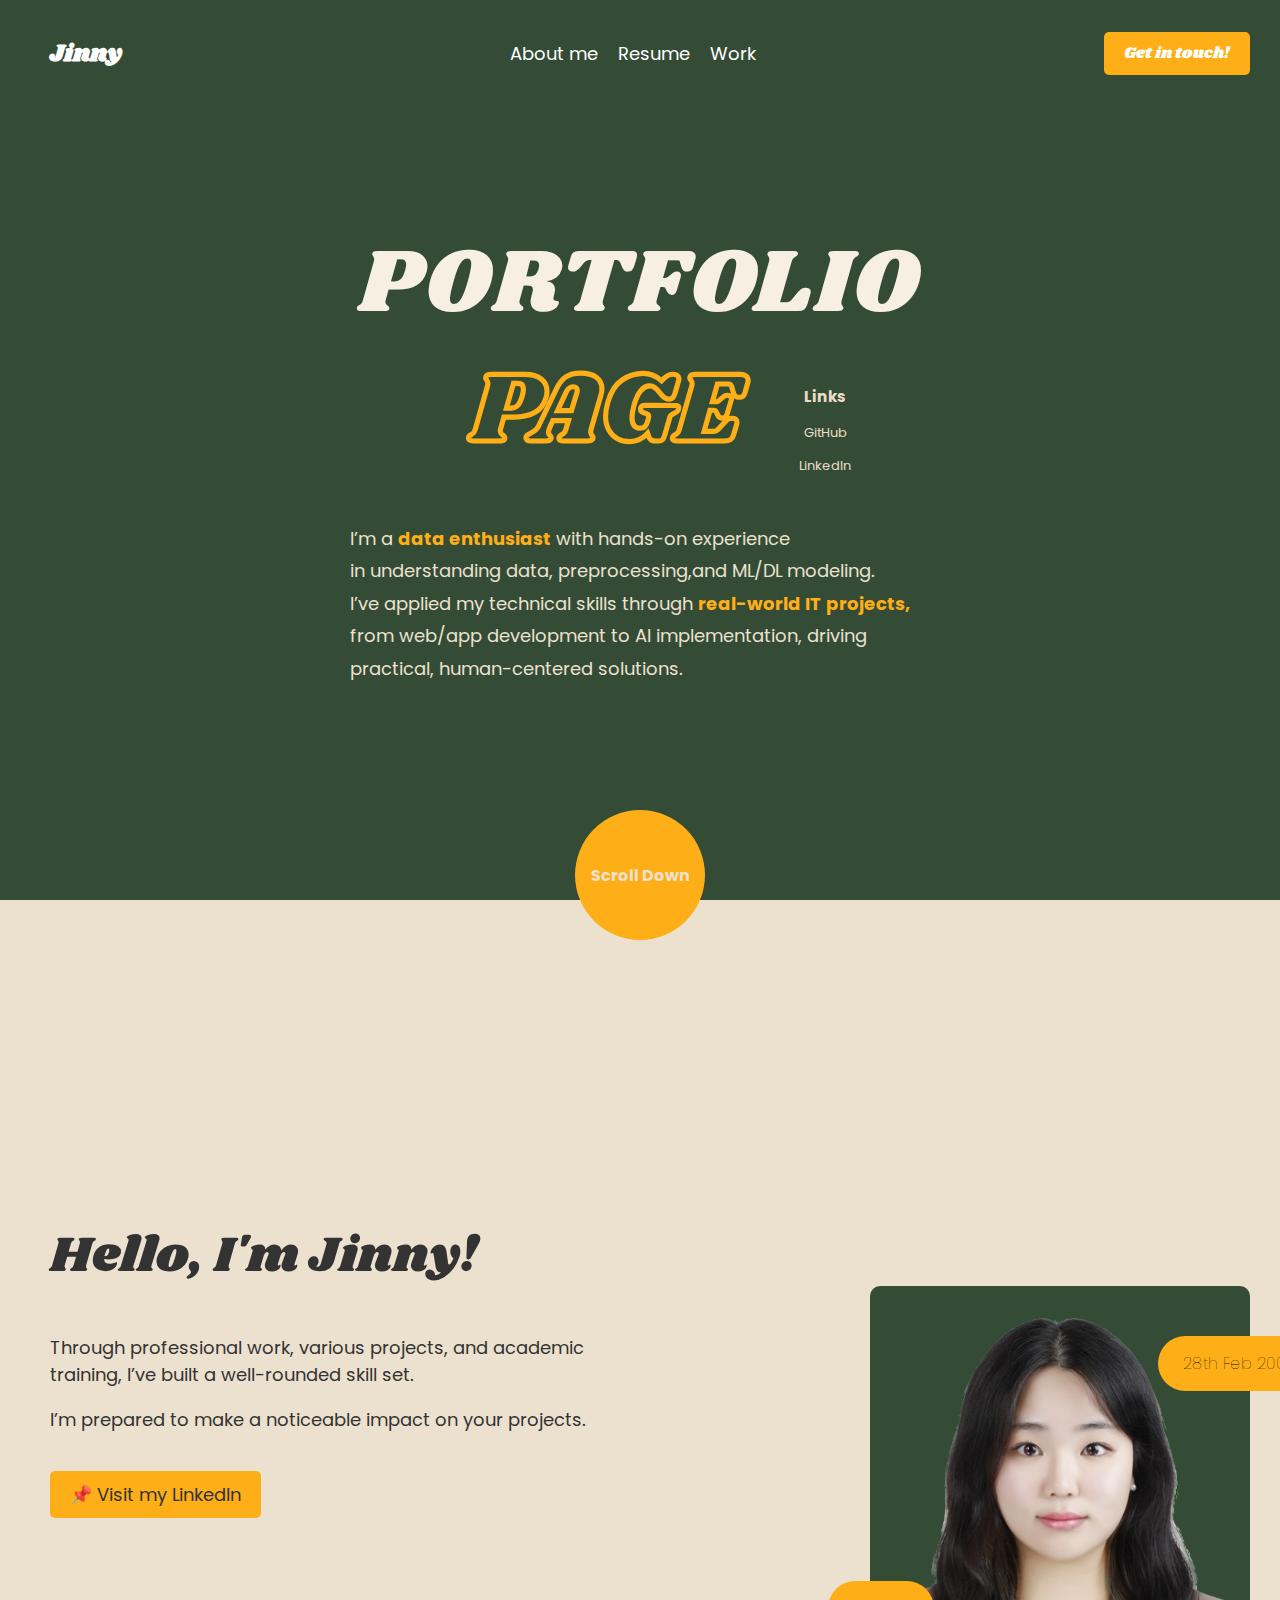
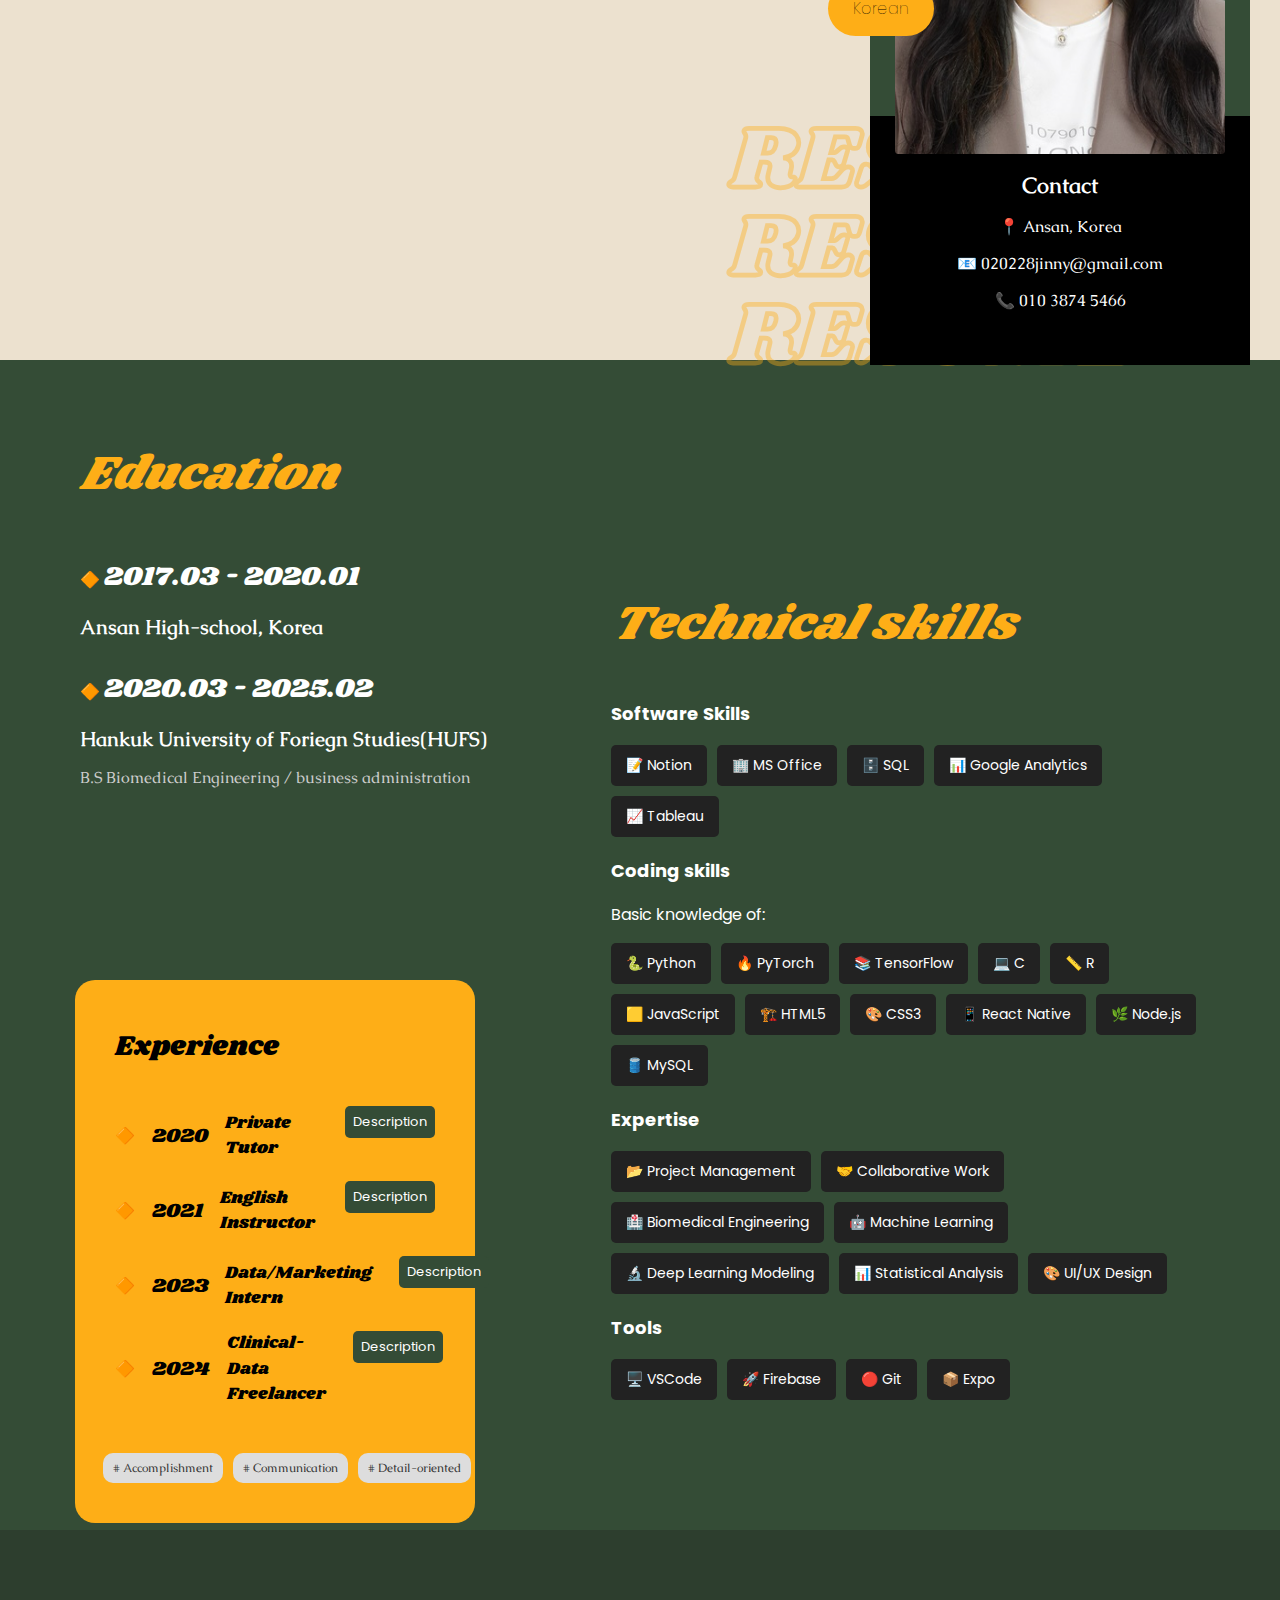
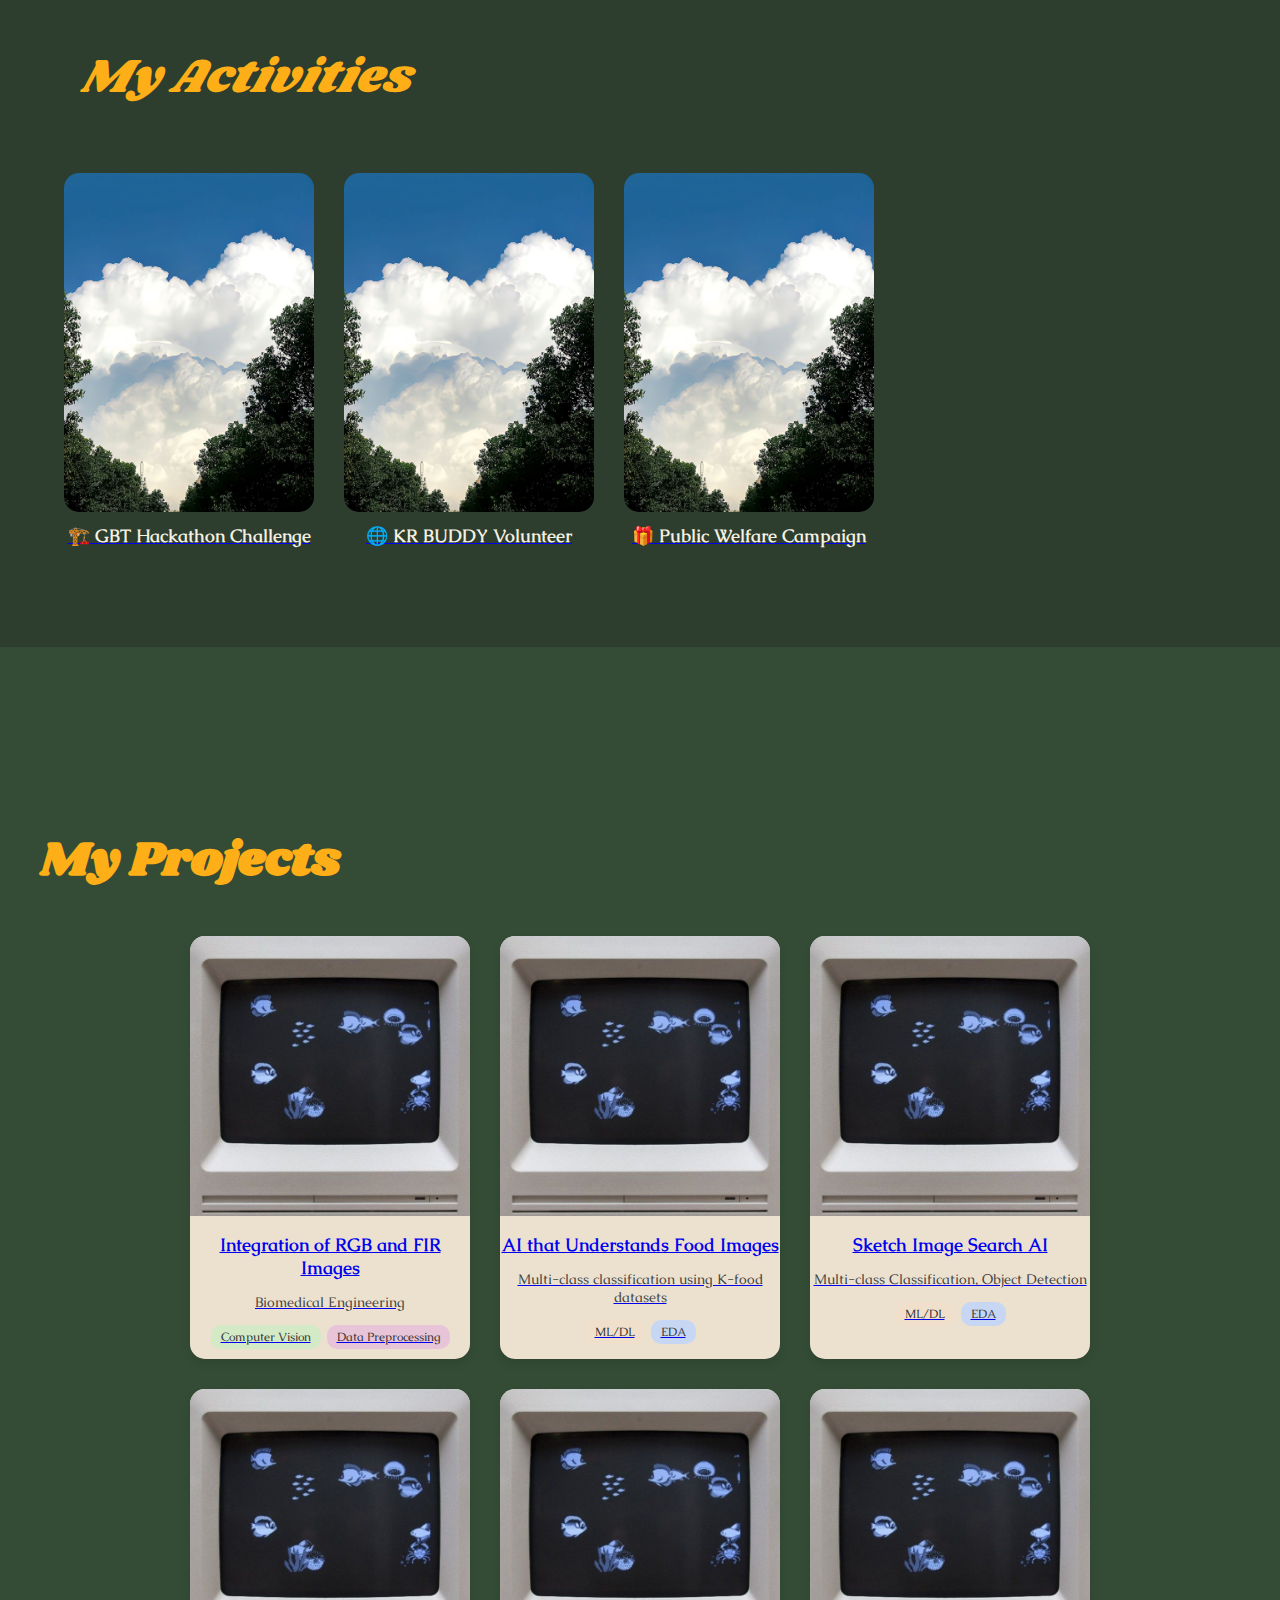
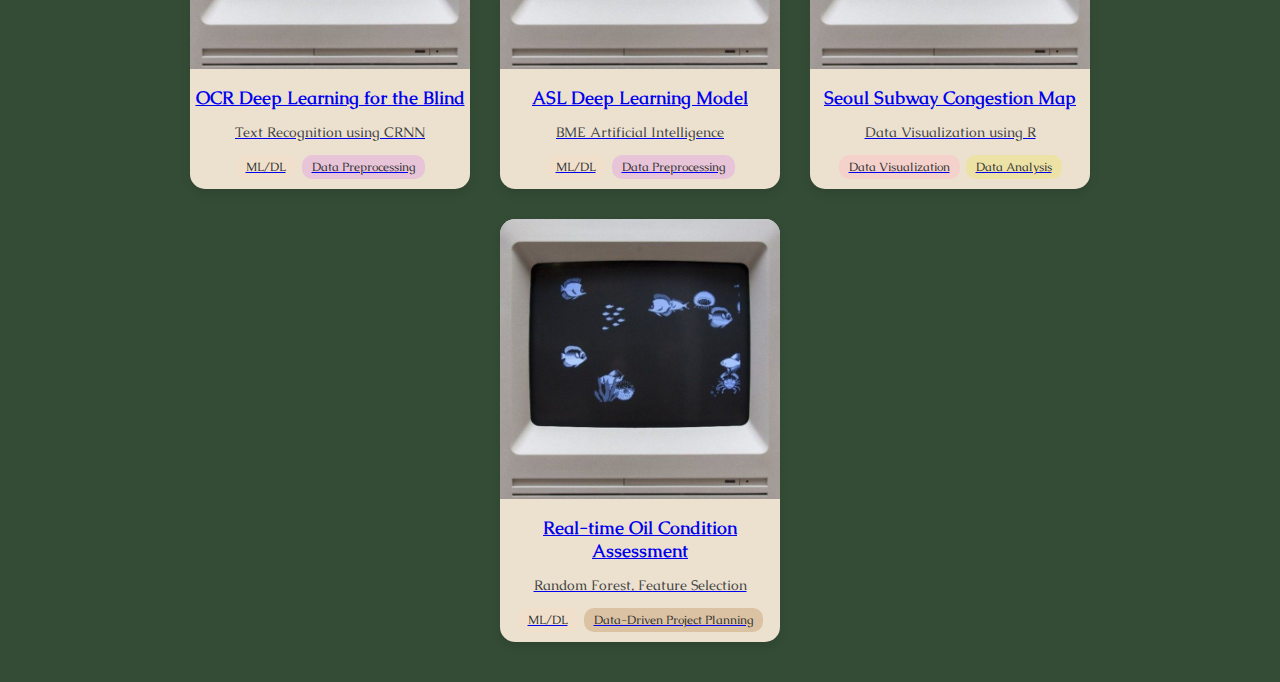
<file: index.html>
<!DOCTYPE html>
<html lang="ko">
<head>
    <!-- ✅ 대표 링크 미리보기 설정 -->
    <meta property="og:title" content="Jinny's Portfolio" />
    <meta property="og:description" content="Check out Jinny's AI/ML and Data Science projects!" />
    <meta property="og:image" content="C:\Users\rlawl\OneDrive\바탕 화면\website\jiinkim-maker.github.io\images\cloud.jpg" />
    <meta property="og:url" content="https://jiinkim-maker.github.io" />
    <meta property="og:type" content="website" />
    

    <meta charset="UTF-8">
    <meta name="viewport" content="width=device-width, initial-scale=1.0">
    <title>Jinny's Portfolio</title>
    <link rel="stylesheet" href="styles.css">
    <link href="https://fonts.googleapis.com/css2?family=Poppins:wght@300;400;700&family=Shrikhand&family=Caudex:wght@400;700&display=swap" rel="stylesheet">
</head>

<body>
    <!-- 상단 네비게이션 바 -->
    <header>
        <h1 class="logo">Jinny</h1>
        <nav>
            <ul>
                <li><a href="#about">About me</a></li>
                <li><a href="resume-viewer.html" target="_blank">Resume</a></li>

                <script>
                  function openResume(event) {
                    event.preventDefault();
                    window.open('assets/resume.pdf', '_blank', 'noopener,noreferrer');
                    return false;
                  }
                </script>
                

                <li><a href="#work">Work</a></li>
            </ul>
        </nav>
        <a href="https://calendar.app.google/Q7WjXqM1gBCfotgf6" class="cta-button" target="_blank">Get in touch!</a>
    </header>

    <!-- 첫 번째 화면 (PORTFOLIO 섹션) -->
    <section class="hero">
        <div class="background-overlay"></div>

        <h2 class="portfolio-title">PORTFOLIO</h2> <!-- 🛠 'PORTFOLIO' 텍스트 위치 수정 -->
        <h3 class="portfolio-background-text">Page<br><br></h3> <!-- 🛠 'TFOLIO' 텍스트 위치 수정 -->
        <div class="info-box">
          <h3>Links</h3>
          <p><a href="https://github.com/jiinkim-maker" class="info-link" target="_blank">GitHub</a></p>
          <p><a href="https://www.linkedin.com/in/jiin-kim-1928b331a/" class="info-link" target="_blank">LinkedIn</a></p>  
        </div>
            
        <div class="hero-layout">
            
            <div class="hero-text">
              <p class="intro">
                I’m a <span class="highlight">data enthusiast</span> with hands-on experience<br>
                in understanding data, preprocessing,and ML/DL modeling. </br>
                I’ve applied my technical skills through <span class="highlight">real-world IT projects,</span> </br>
                from web/app development to AI implementation, driving practical, human-centered solutions.

              </p>
            </div>
        </div>

        <a href="#scroll-target" class="scroll-btn">Scroll Down</a>
    </section>

    <!-- 검은색 배경 (스크롤 효과) -->
    <section class="transition-section">
        <div id="scroll-target"></div> <!-- 🛠 검은색 배경 확장 -->
    </section>

    <!-- 두 번째 화면 (ABOUT 섹션) -->
    <section id="about" class="about">
      <div class="about-content">
        <h2>Hello, I'm Jinny!</h2>
        <p>Through professional work, various projects, and academic training, I’ve built a well-rounded skill set.</p>
        <p>I’m prepared to make a noticeable impact on your projects.<p>
        <a href="https://linkedin.com" class="linkedin-btn">📌 Visit my LinkedIn</a>
      </div>
        <!-- 🛠 Contact 창 추가 (두 번째와 세 번째 화면을 걸쳐 배치) -->
        <div class="contact-container">
        <!-- 🛠 Contact 위에 추가할 요소 -->
        <div class="contact-badges">
            <span class="badge">28th Feb 2002</span>
            <span class="badge2">Korean</span>
        </div>
          
        <!-- 🛠 Contact 박스 -->
        <div class="contact-box">
            <div class="contact-header">
                <img src="images/profile_icon.png" alt="Profile Image" class="contact-img">
            </div>
            <div class="contact-content">
                <h3 class="contact-text">Contact</h3>
                <p>📍 Ansan, Korea</p>
                <p>📧 <a href="mailto:020228jinny@gmail.com" class="info-link">020228jinny@gmail.com</a></p>
                <p>📞 010 3874 5466</p>
            </div>
          </div>
        </div>
     </section>


    <section id="skills" class="skills">
      <h2 class="resume-background-text">RESUME<br>RESUME<br>RESUME</h2>
      
      <section class="education-section">
        <h2 class="education-title">Education</h2>
    
        <ul class="education-list">
            <li>
                <span class="timeline"></span> <!-- 🛠 세로 라인 -->
                <span class="diamond">🔶</span> 
                <span class="year">2017.03 - 2020.01</span>
                <span class="school">Ansan High-school, Korea</span>
                <span class="major"></span>
            </li>
            <li>
                <span class="timeline"></span>
                <span class="diamond">🔶</span> 
                <span class="year">2020.03 - 2025.02</span>
                <span class="school">Hankuk University of Foriegn Studies(HUFS)</span>
                <span class="major">B.S Biomedical Engineering / business administration</span>
            </li>
        </ul>
      </section>
    

    <!-- 🛠 오른쪽: Technical Skills 섹션 -->
      <div class="technical-skills">
        <h2 class="section-title">Technical skills</h2>

        <!-- 🛠 Software Skills -->
      <div class="skills-category">
        <h3>Software Skills</h3>
        <div class="skill-icons">
          <span class="icon">📝 Notion</span>
          <span class="icon">🏢 MS Office</span>
          <span class="icon">🗄️ SQL</span>
          <span class="icon">📊 Google Analytics</span>
          <span class="icon">📈 Tableau</span>
        </div>
      </div>

         <!-- 🛠 Coding Skills -->
      <div class="skills-category">
        <h3>Coding skills</h3>
        <p>Basic knowledge of:</p>
          <div class="skill-icons">
            <span class="icon">🐍 Python</span>
            <span class="icon">🔥 PyTorch</span>
            <span class="icon">📚 TensorFlow</span>
            <span class="icon">💻 C</span>
            <span class="icon">📏 R</span>
            <span class="icon">🟨 JavaScript</span>
            <span class="icon">🏗️ HTML5</span>
            <span class="icon">🎨 CSS3</span>
            <span class="icon">📱 React Native</span>
            <span class="icon">🌿 Node.js</span>
            <span class="icon">🛢️ MySQL</span>
        </div>
      </div>

      <!-- 🛠 Additional Skills (Buttons) -->
      <div class="skills-category">
        <h3>Expertise</h3>
        <div class="skill-icons">
            <span class="icon">📂 Project Management</span>
            <span class="icon">🤝 Collaborative Work</span>
            <span class="icon">🏥 Biomedical Engineering</span>
            <span class="icon">🤖 Machine Learning</span>
            <span class="icon">🔬 Deep Learning Modeling</span>
            <span class="icon">📊 Statistical Analysis</span>
            <span class="icon">🎨 UI/UX Design</span>
        </div>
    </div>

    <div class="skills-category">
      <h3>Tools</h3>
      <div class="skill-icons">
          <span class="icon">🖥️ VSCode</span>
          <span class="icon">🚀 Firebase</span>
          <span class="icon">🔴 Git</span>
          <span class="icon">📦 Expo</span>
      </div>
    </div>
  </section>

  <section class="experience-section">
    <h2 class="experience-title">Experience</h2>

    <div class="experience-container">
      <div class="experience-item">
        <div class="experience-header">
          <span class="diamond">🔶</span> 
          <span class="year">2020</span>
          <span class="position">Private Tutor</span>
          <button class="toggle-btn" onclick="toggleDescription('desc3')">Description</button>
        </div>

        <div id="desc3" class="description">
          <ul>
            <li>Provided personalized, one-on-one tutoring <b>over 4 years</b> to high school students preparing for college entrance exams.</li>
            <li><b>Personalized Learning Strategies:</b> Provided one-on-one tutoring with tailored study plans based on individual learning styles and goals.</li>
            <li><b>Multi-Subject Expertise:</b> Taught Math, Science, English, and Korean, adapting instruction to meet diverse academic needs.</li>
          </ul>
        </div>
      </div>

      <div class="experience-item">
        <div class="experience-header">
          <span class="diamond">🔶</span> 
          <span class="year">2021</span>
          <span class="position">English Instructor</span>
          <button class="toggle-btn" onclick="toggleDescription('desc4')">Description</button>
        </div>

        <div id="desc4" class="description">
          <ul>
            <li>Worked as an English Instructor on a two-month contract, teaching specialized English courses for college entrance exams.</li>
            <li><b>Curriculum Development & Instruction:</b> Designed and delivered structured lessons, breaking down complex concepts for high school students.</li>
            <li><b>Group Teaching & Engagement:</b> Led interactive classes, applying effective learning strategies to enhance student comprehension and participation.</li>
          </ul>
        </div>
      </div>
    
        <div class="experience-item">
          <div class="experience-header">
            <span class="diamond">🔶</span> 
            <span class="year">2023</span>
            <span class="position">Data/Marketing Intern</span>
            <button class="toggle-btn" onclick="toggleDescription('desc1')">Description</button>
          </div>

          <div id="desc1" class="description">
            <ul>
              <li>Interned for six months at <a href="https://www.wellysis.com" target="_blank" class="company-link">Wellysis Corp.</a></li>
              <li><b>Data Accuracy & Curation:</b> Ensured high-quality data by supporting data structuring, cleaning, and validation processes.</li>
              <li><b>Marketing Intelligence:</b> Collected market trends and compiled reports for strategic insights.</li>
              <li><b>Data Management & Analysis:</b> Managed the customer database and internal diagnostic project data by utilizing Excel and internal software to oversee subscription information, track expiration timelines, and report key updates. Additionally, supported statistical analysis and automation tasks to enhance operational efficiency.</li>
            </ul>
          </div>
        </div>
      
      
        <div class="experience-item">
          <div class="experience-header">
            <span class="diamond">🔶</span> 
            <span class="year">2024</span>
            <span class="position">Clinical-Data Freelancer</span>
            <button class="toggle-btn" onclick="toggleDescription('desc2')">Description</button>
          </div>
          <div id="desc2" class="description">
            <ul>
              <li>Worked with <a href="https://www.wellysis.com" target="_blank" class="company-link">Wellysis Corp.</a> as a freelance contractor.</li>
              <li><b>Data Quality & Curation Specialist:</b> Performed data curation, quality assurance, and annotation to enhance the accuracy and reliability of DL models.</li>
            </ul>
          </div>
        </div>
    </div>

    <div class="experience-tags">
        <span class="tag"># Accomplishment</span>
        <span class="tag"># Communication</span>
        <span class="tag"># Detail-oriented</span>
    </div>
 </section>

 <section class="activities-section">
  <h2 class="activities-title">My Activities</h2>
  <div class="album-carousel">
    <div class="activity-card">
      <a href="activities/gbt-hackathon.html">
        <img src="images/cloud.jpg" alt="GBT Hackathon Challenge" />
        <div class="activity-title">🏗️ GBT Hackathon Challenge</div>
      </a>
    </div>

    <div class="activity-card">
      <a href="activities/kr-buddy.html">
        <img src="images/cloud.jpg" alt="KR BUDDY Volunteer" />
        <div class="activity-title">🌐 KR BUDDY Volunteer</div>
      </a>
    </div>

    <div class="activity-card">
      <a href="activities/public-welfare.html">
        <img src="images/cloud.jpg" alt="Public Welfare Campaign" />
        <div class="activity-title">🎁 Public Welfare Campaign</div>
      </a>
    </div>

  </div>
</section>


<section class="projects-section">
  <h2 class="projects-title">My Projects</h2>
  <div class="projects-grid">
    
    <div class="project-card">
      <a href="projects/disaster-detection.html">
        <img src="images/monitor.jpg" alt="Disaster Detection">
        <h3>Integration of RGB and FIR Images</h3>
        <p class="project-sub">Biomedical Engineering</p>
        <div class="tags">
          <span class="tag green">Computer Vision</span>
          <span class="tag pink">Data Preprocessing</span>
        </div>
      </a>
    </div>

    <div class="project-card">
      <a href="projects/kfood-classifier.html">
        <img src="images/monitor.jpg" alt="K-Food AI">
        <h3>AI that Understands Food Images</h3>
        <p class="project-sub">Multi-class classification using K-food datasets</p>
        <div class="tags">
          <span class="tag beige">ML/DL</span>
          <span class="tag blue">EDA</span>
        </div>
      </a>
    </div>

    <div class="project-card">
      <a href="projects/sketch-search.html">
        <img src="images/monitor.jpg" alt="Illustration AI">
        <h3>Sketch Image Search AI</h3>
        <p class="project-sub">Multi-class Classification, Object Detection</p>
        <div class="tags">
          <span class="tag beige">ML/DL</span>
          <span class="tag blue">EDA</span>
        </div>
      </a>
    </div>

    <div class="project-card">
      <a href="projects/ocr-blind.html">
        <img src="images/monitor.jpg" alt="OCR for the Blind">
        <h3>OCR Deep Learning for the Blind</h3>
        <p class="project-sub">Text Recognition using CRNN</p>
        <div class="tags">
          <span class="tag beige">ML/DL</span>
          <span class="tag pink">Data Preprocessing</span>
        </div>
      </a>
    </div>

    <div class="project-card">
      <a href="projects/asl-model.html">
        <img src="images/monitor.jpg" alt="ASL Model">
        <h3>ASL Deep Learning Model</h3>
        <p class="project-sub">BME Artificial Intelligence</p>
        <div class="tags">
          <span class="tag beige">ML/DL</span>
          <span class="tag pink">Data Preprocessing</span>
        </div>
      </a>
    </div>

    <div class="project-card">
      <a href="projects/seoul-subway.html">
        <img src="images/monitor.jpg" alt="Seoul Subway">
        <h3>Seoul Subway Congestion Map</h3>
        <p class="project-sub">Data Visualization using R</p>
        <div class="tags">
          <span class="tag red">Data Visualization</span>
          <span class="tag yellow">Data Analysis</span>
        </div>
      </a>
    </div>

    <div class="project-card">
      <a href="projects/oil-condition.html">
        <img src="images/monitor.jpg" alt="Oil Condition AI">
        <h3>Real-time Oil Condition Assessment</h3>
        <p class="project-sub">Random Forest, Feature Selection</p>
        <div class="tags">
          <span class="tag beige">ML/DL</span>
          <span class="tag brown">Data-Driven Project Planning</span>
        </div>
      </a>
    </div>

  </div>
</section>

  

<script src="script.js"></script>

</body>
</html>
</file>
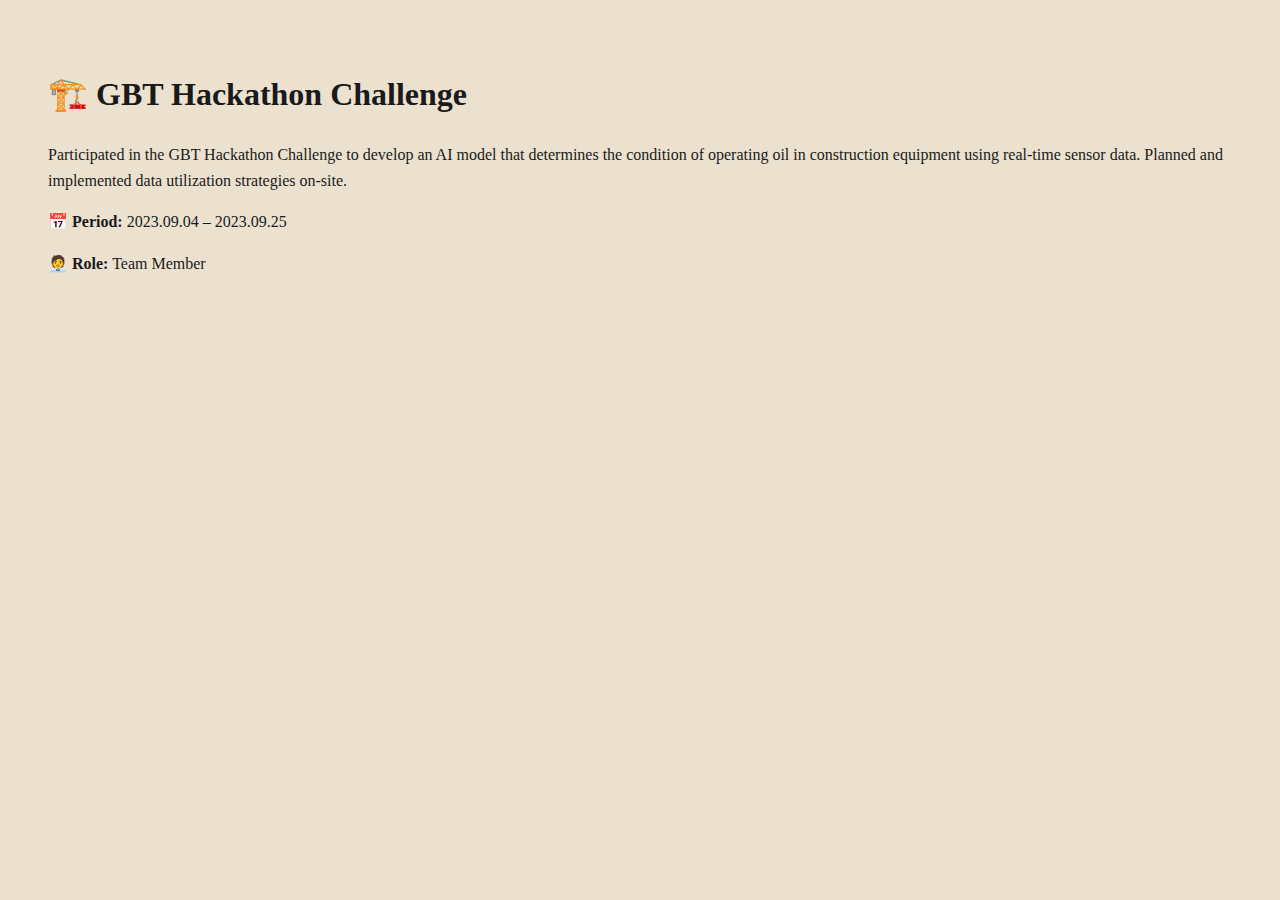
<file: activities/gbt-hackathon.html>
<!DOCTYPE html>
<html lang="en">
<head>
  <meta charset="UTF-8" />
  <title>🏗️ GBT Hackathon Challenge</title>
  <style>
    body {
      font-family: "Caudex", serif;
      background-color: #ece1cf;
      color: #1a1a1a;
      padding: 40px;
      line-height: 1.6;
    }
    h1 {
      font-size: 32px;
    }
  </style>
</head>
<body>
  <h1>🏗️ GBT Hackathon Challenge</h1>
  <p>
    Participated in the GBT Hackathon Challenge to develop an AI model that determines the condition of operating oil in construction equipment using real-time sensor data. Planned and implemented data utilization strategies on-site.
  </p>
  <p><strong>📅 Period:</strong> 2023.09.04 – 2023.09.25</p>
  <p><strong>🧑‍💼 Role:</strong> Team Member</p>
</body>
</html>
</file>
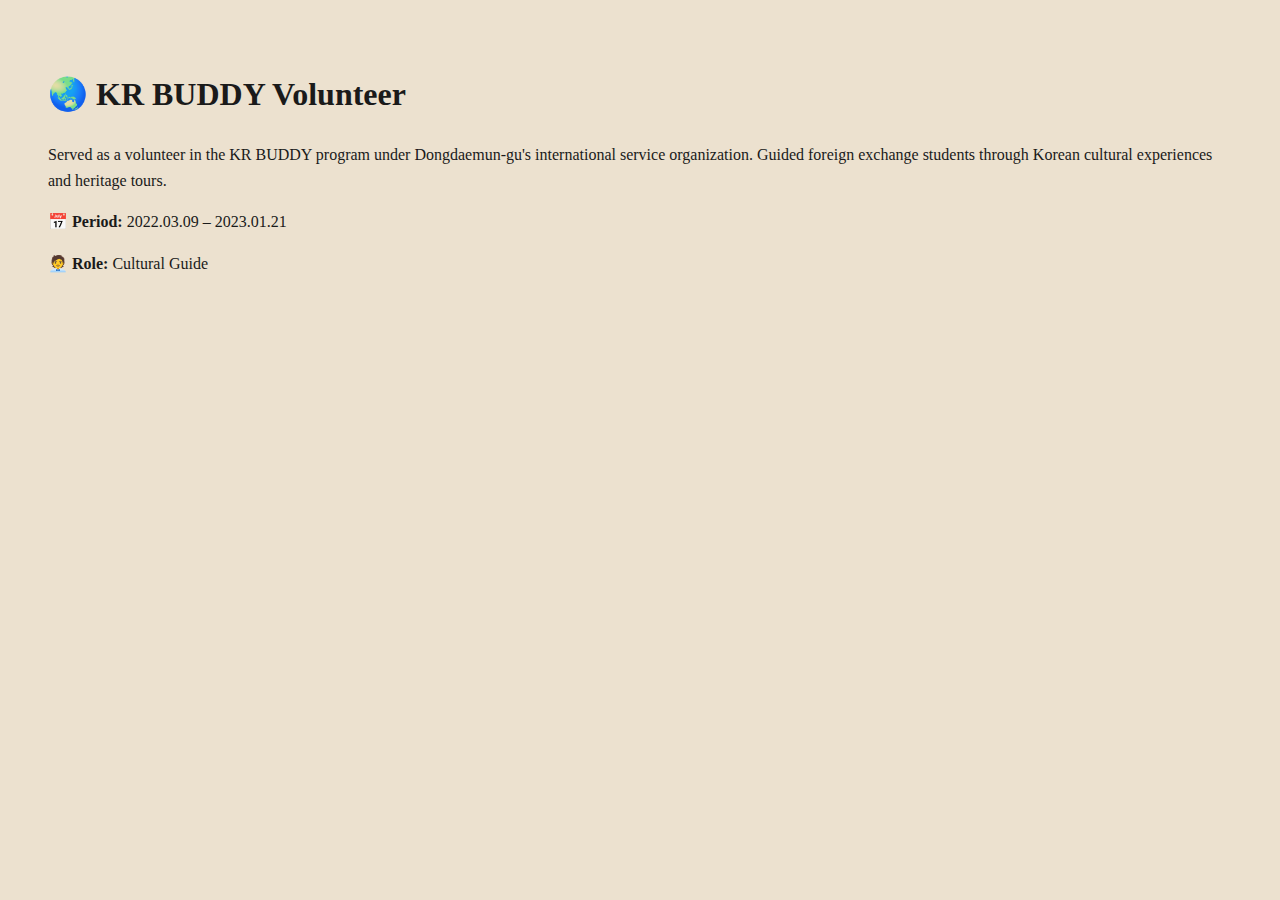
<file: activities/kr-buddy.html>
<!DOCTYPE html>
<html lang="en">
<head>
  <meta charset="UTF-8" />
  <title>🌏 KR BUDDY Volunteer</title>
  <style>
    body {
      font-family: "Caudex", serif;
      background-color: #ece1cf;
      color: #1a1a1a;
      padding: 40px;
      line-height: 1.6;
    }
    h1 {
      font-size: 32px;
    }
  </style>
</head>
<body>
  <h1>🌏 KR BUDDY Volunteer</h1>
  <p>
    Served as a volunteer in the KR BUDDY program under Dongdaemun-gu's international service organization. Guided foreign exchange students through Korean cultural experiences and heritage tours.
  </p>
  <p><strong>📅 Period:</strong> 2022.03.09 – 2023.01.21</p>
  <p><strong>🧑‍💼 Role:</strong> Cultural Guide</p>
</body>
</html>
</file>
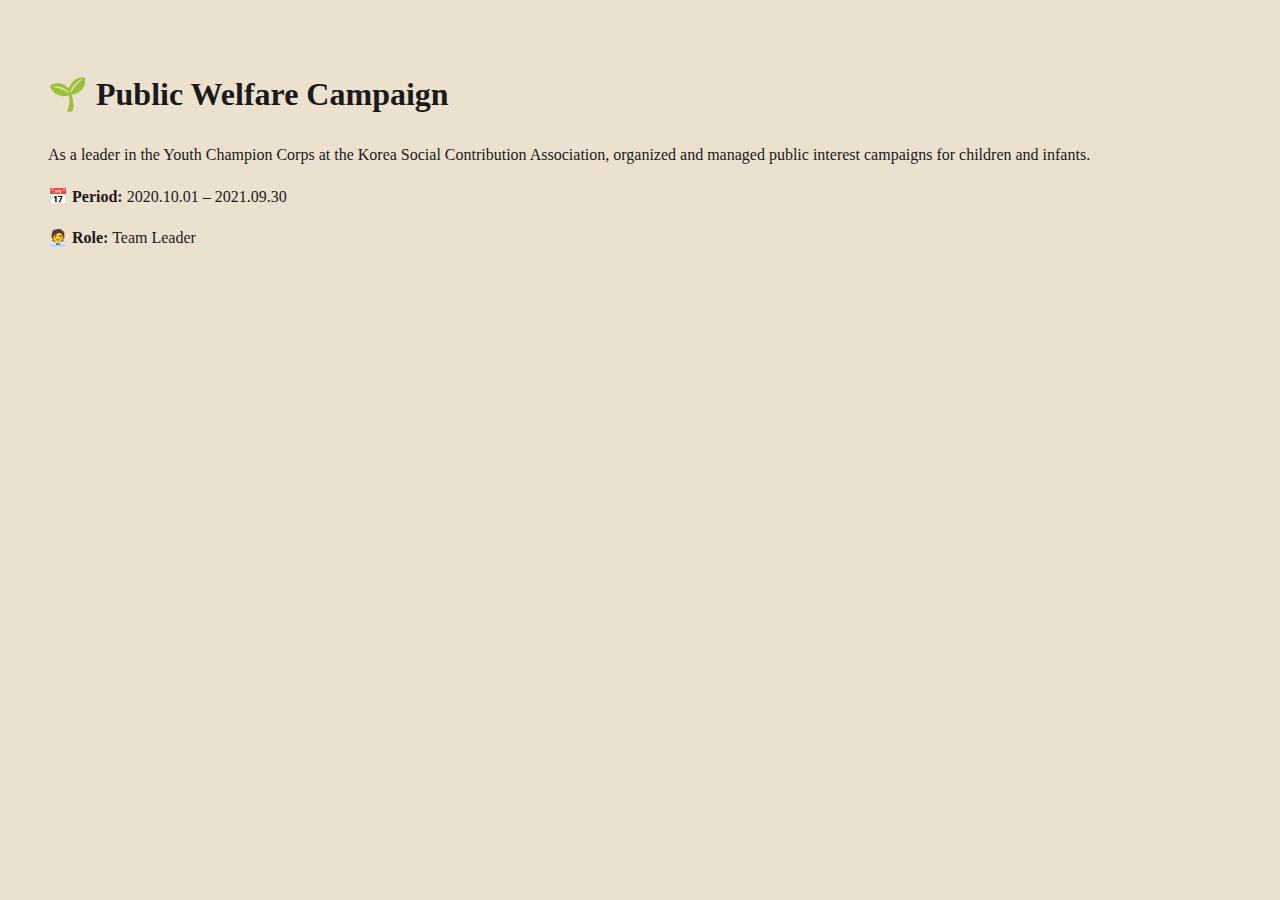
<file: activities/public-welfare.html>
<!DOCTYPE html>
<html lang="en">
<head>
  <meta charset="UTF-8" />
  <title>🌱 Public Welfare Campaign</title>
  <style>
    body {
      font-family: "Caudex", serif;
      background-color: #ece1cf;
      color: #1a1a1a;
      padding: 40px;
      line-height: 1.6;
    }
    h1 {
      font-size: 32px;
    }
  </style>
</head>
<body>
  <h1>🌱 Public Welfare Campaign</h1>
  <p>
    As a leader in the Youth Champion Corps at the Korea Social Contribution Association, organized and managed public interest campaigns for children and infants.
  </p>
  <p><strong>📅 Period:</strong> 2020.10.01 – 2021.09.30</p>
  <p><strong>🧑‍💼 Role:</strong> Team Leader</p>
</body>
</html>
</file>
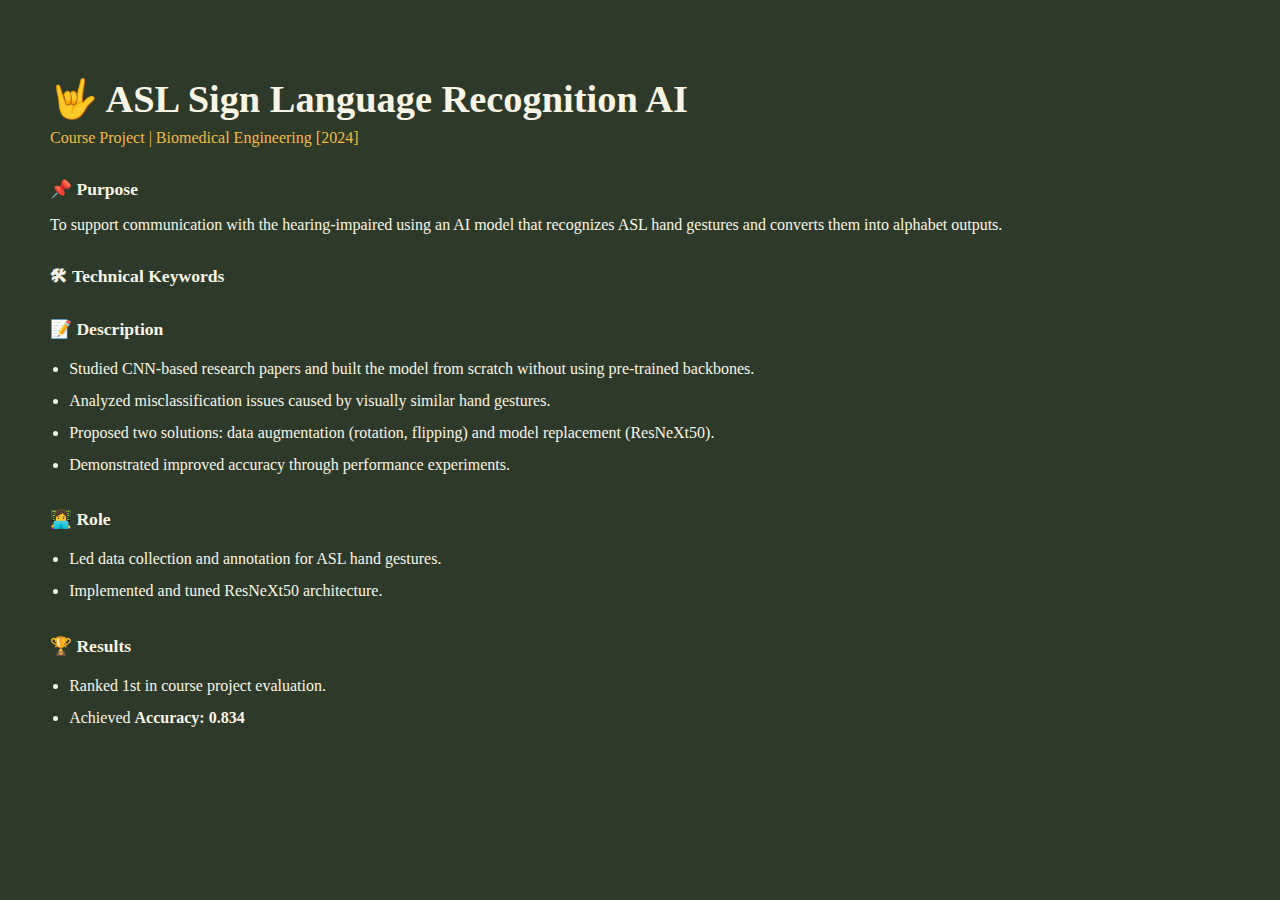
<file: projects/asl-model.html>
<!DOCTYPE html>
<html lang="en">
<head>
  <meta charset="UTF-8" />
  <meta name="viewport" content="width=device-width, initial-scale=1.0"/>
  <title>ASL Sign Language Recognition AI</title>
  <link rel="stylesheet" href="../styles.css" />
  <style>
    body {
      font-family: 'Caudex', serif;
      background-color: #2e3a29;
      color: #f8f5e7;
      padding: 50px;
    }

    h1 {
      font-size: 2.4rem;
      margin-bottom: 0.5rem;
    }

    .subtitle {
      color: #f4b940;
      margin-bottom: 2rem;
    }

    section {
      margin-bottom: 2rem;
    }

    .label {
      font-weight: bold;
      font-size: 1.1rem;
      margin-bottom: 0.5rem;
      display: flex;
      align-items: center;
      gap: 0.5rem;
    }

    .badge {
      background-color: #f8f5e7;
      color: #333;
      border-radius: 15px;
      padding: 3px 10px;
      margin-right: 6px;
      font-size: 0.85rem;
      display: inline-block;
    }

    ul {
      padding-left: 1.2rem;
    }

    li {
      line-height: 1.6;
      margin-bottom: 0.4rem;
    }

    .dataset-list .badge {
      background-color: #fff7d6;
    }
  </style>
</head>
<body>
  <h1>🤟 ASL Sign Language Recognition AI</h1>
  <div class="subtitle">Course Project | Biomedical Engineering [2024]</div>

  <section>
    <div class="label">📌 Purpose</div>
    <p>
      To support communication with the hearing-impaired using an AI model that recognizes ASL hand gestures and converts them into alphabet outputs.
    </p>
  </section>

  <section>
    <div class="label">🛠 Technical Keywords</div>
    <span class="badge">ASL Recognition</span>
    <span class="badge">CNN</span>
    <span class="badge">ResNeXt50</span>
    <span class="badge">Data Augmentation</span>
  </section>

  <section>
    <div class="label">📝 Description</div>
    <ul>
      <li>Studied CNN-based research papers and built the model from scratch without using pre-trained backbones.</li>
      <li>Analyzed misclassification issues caused by visually similar hand gestures.</li>
      <li>Proposed two solutions: data augmentation (rotation, flipping) and model replacement (ResNeXt50).</li>
      <li>Demonstrated improved accuracy through performance experiments.</li>
    </ul>
  </section>

  <section>
    <div class="label">👩‍💻 Role</div>
    <ul>
      <li>Led data collection and annotation for ASL hand gestures.</li>
      <li>Implemented and tuned ResNeXt50 architecture.</li>
    </ul>
  </section>

  <section>
    <div class="label">🏆 Results</div>
    <ul>
      <li>Ranked 1st in course project evaluation.</li>
      <li>Achieved <strong>Accuracy: 0.834</strong></li>
    </ul>
  </section>
</body>
</html>
</file>
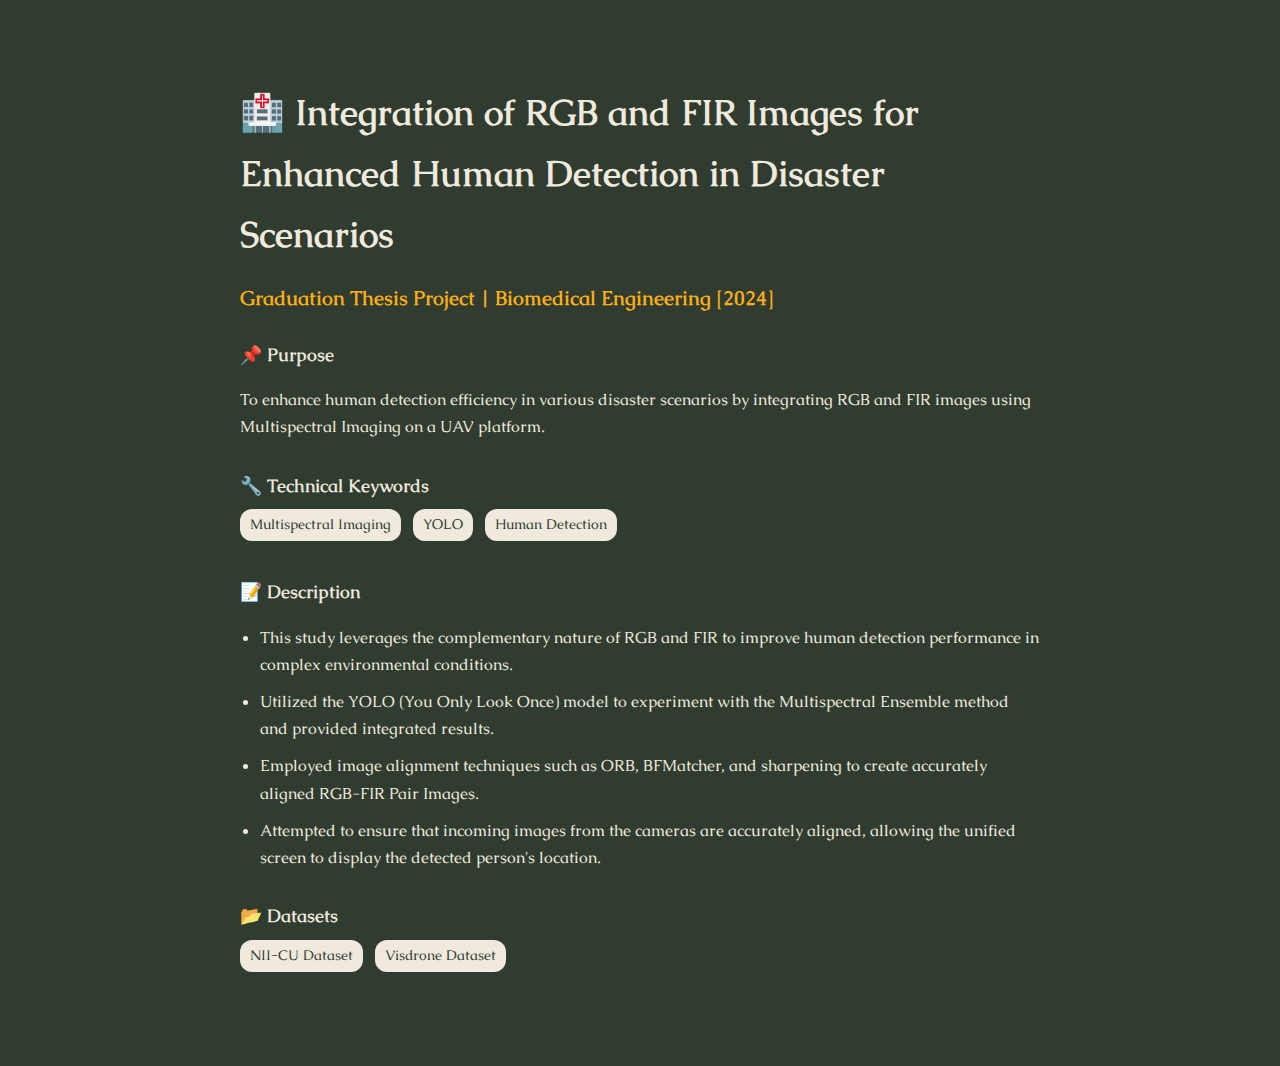
<file: projects/disaster-detection.html>
<!DOCTYPE html>
<html lang="en">
<head>
  <meta charset="UTF-8" />
  <meta name="viewport" content="width=device-width, initial-scale=1.0"/>
  <title>🏥 Disaster Detection Project</title>
  <link href="https://fonts.googleapis.com/css2?family=Caudex:wght@400;700&display=swap" rel="stylesheet"/>
  <style>
    body {
      font-family: "Caudex", serif;
      background-color: #2f3c2f;
      color: #f0e9dd;
      padding: 50px;
      line-height: 1.7;
    }
    .project-container {
      max-width: 800px;
      margin: 0 auto;
    }
    .project-title {
      font-size: 36px;
      font-weight: bold;
      margin-bottom: 15px;
    }
    .project-subtitle {
      font-size: 20px;
      font-weight: bold;
      color: #feae17;
      margin-bottom: 25px;
    }
    .project-section {
      margin-bottom: 30px;
    }
    .section-title {
      font-weight: bold;
      font-size: 18px;
      margin-bottom: 8px;
    }
    ul {
      padding-left: 20px;
    }
    li {
      margin-bottom: 10px;
    }
    .keyword, .dataset {
      display: inline-block;
      background-color: #f0e9dd;
      color: #2f3c2f;
      padding: 4px 10px;
      border-radius: 12px;
      font-size: 14px;
      margin-right: 8px;
      margin-bottom: 6px;
    }
  </style>
</head>
<body>
  <div class="project-container">
    <h1 class="project-title">🏥 Integration of RGB and FIR Images for Enhanced Human Detection in Disaster Scenarios</h1>
    <div class="project-subtitle">Graduation Thesis Project | Biomedical Engineering [2024]</div>

    <div class="project-section">
      <div class="section-title">📌 Purpose</div>
      <p>
        To enhance human detection efficiency in various disaster scenarios by integrating RGB and FIR images using Multispectral Imaging on a UAV platform.
      </p>
    </div>

    <div class="project-section">
      <div class="section-title">🔧 Technical Keywords</div>
      <div class="keyword">Multispectral Imaging</div>
      <div class="keyword">YOLO</div>
      <div class="keyword">Human Detection</div>
    </div>

    <div class="project-section">
      <div class="section-title">📝 Description</div>
      <ul>
        <li>This study leverages the complementary nature of RGB and FIR to improve human detection performance in complex environmental conditions.</li>
        <li>Utilized the YOLO (You Only Look Once) model to experiment with the Multispectral Ensemble method and provided integrated results.</li>
        <li>Employed image alignment techniques such as ORB, BFMatcher, and sharpening to create accurately aligned RGB-FIR Pair Images.</li>
        <li>Attempted to ensure that incoming images from the cameras are accurately aligned, allowing the unified screen to display the detected person's location.</li>
      </ul>
    </div>

    <div class="project-section">
      <div class="section-title">📂 Datasets</div>
      <div class="dataset">NII-CU Dataset</div>
      <div class="dataset">Visdrone Dataset</div>
    </div>
  </div>
</body>
</html>
</file>
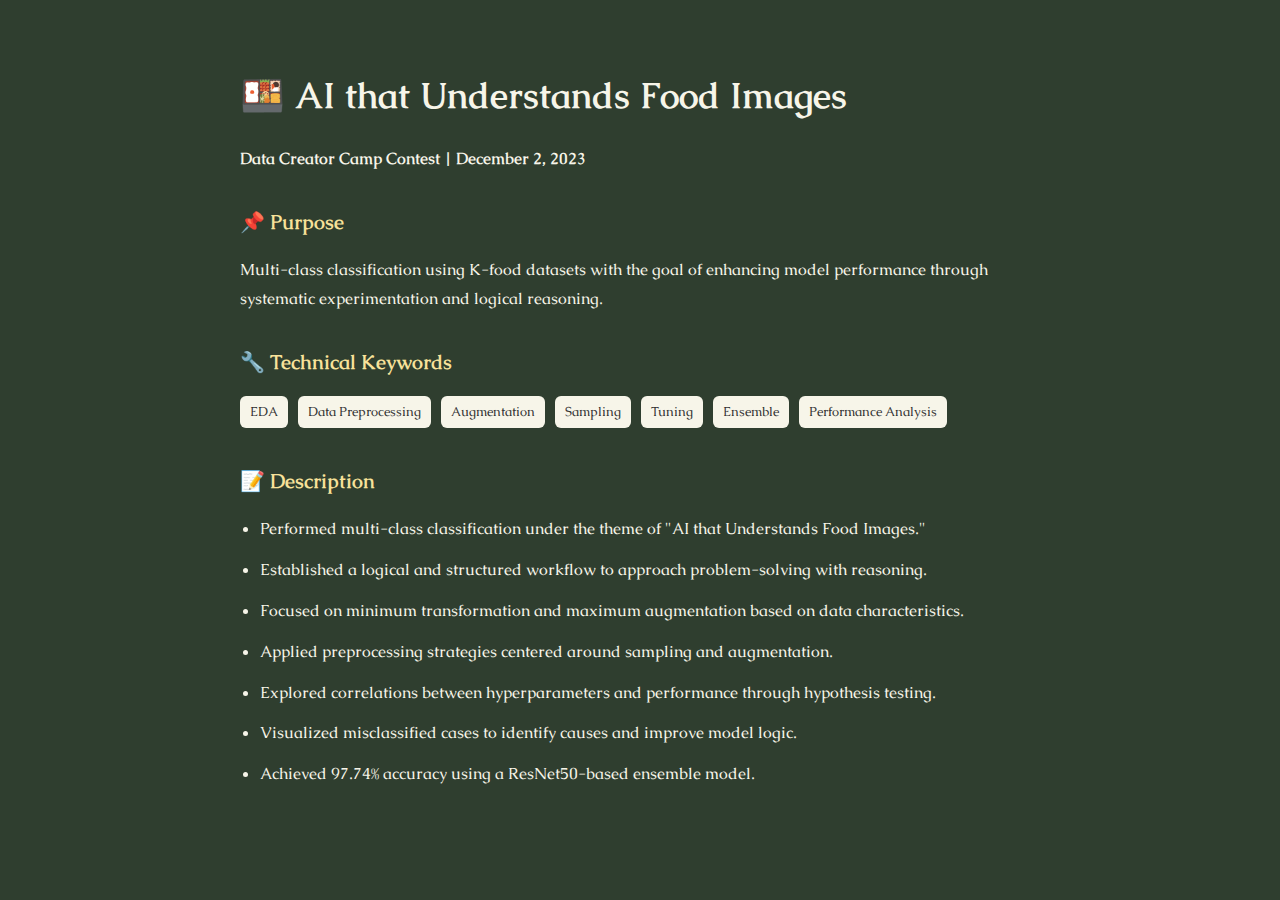
<file: projects/kfood-classifier.html>
<!DOCTYPE html>
<html lang="en">
<head>
  <meta charset="UTF-8" />
  <meta name="viewport" content="width=device-width, initial-scale=1.0"/>
  <title>🍱 AI that Understands Food Images</title>
  <link href="https://fonts.googleapis.com/css2?family=Caudex:wght@400;700&display=swap" rel="stylesheet"/>
  <style>
    body {
      font-family: 'Caudex', serif;
      background-color: #2f3e2f;
      color: #f7f5e9;
      padding: 40px;
      line-height: 1.8;
      max-width: 800px;
      margin: auto;
    }

    h1 {
      font-size: 36px;
      margin-bottom: 10px;
    }

    h2 {
      font-size: 20px;
      margin-top: 30px;
      color: #f8e29a;
    }

    ul {
      padding-left: 20px;
    }

    li {
      margin-bottom: 12px;
    }

    .tag {
      display: inline-block;
      background-color: #f7f5e9;
      color: #333;
      padding: 4px 10px;
      border-radius: 6px;
      font-size: 13px;
      margin-right: 6px;
      margin-bottom: 5px;
    }

    p {
      font-size: 16px;
    }
  </style>
</head>
<body>

  <h1>🍱 AI that Understands Food Images</h1>
  <p><strong>Data Creator Camp Contest | December 2, 2023</strong></p>

  <h2>📌 Purpose</h2>
  <p>Multi-class classification using K-food datasets with the goal of enhancing model performance through systematic experimentation and logical reasoning.</p>

  <h2>🔧 Technical Keywords</h2>
  <p>
    <span class="tag">EDA</span>
    <span class="tag">Data Preprocessing</span>
    <span class="tag">Augmentation</span>
    <span class="tag">Sampling</span>
    <span class="tag">Tuning</span>
    <span class="tag">Ensemble</span>
    <span class="tag">Performance Analysis</span>
  </p>

  <h2>📝 Description</h2>
  <ul>
    <li>Performed multi-class classification under the theme of "AI that Understands Food Images."</li>
    <li>Established a logical and structured workflow to approach problem-solving with reasoning.</li>
    <li>Focused on minimum transformation and maximum augmentation based on data characteristics.</li>
    <li>Applied preprocessing strategies centered around sampling and augmentation.</li>
    <li>Explored correlations between hyperparameters and performance through hypothesis testing.</li>
    <li>Visualized misclassified cases to identify causes and improve model logic.</li>
    <li>Achieved 97.74% accuracy using a ResNet50-based ensemble model.</li>
  </ul>

</body>
</html>
</file>
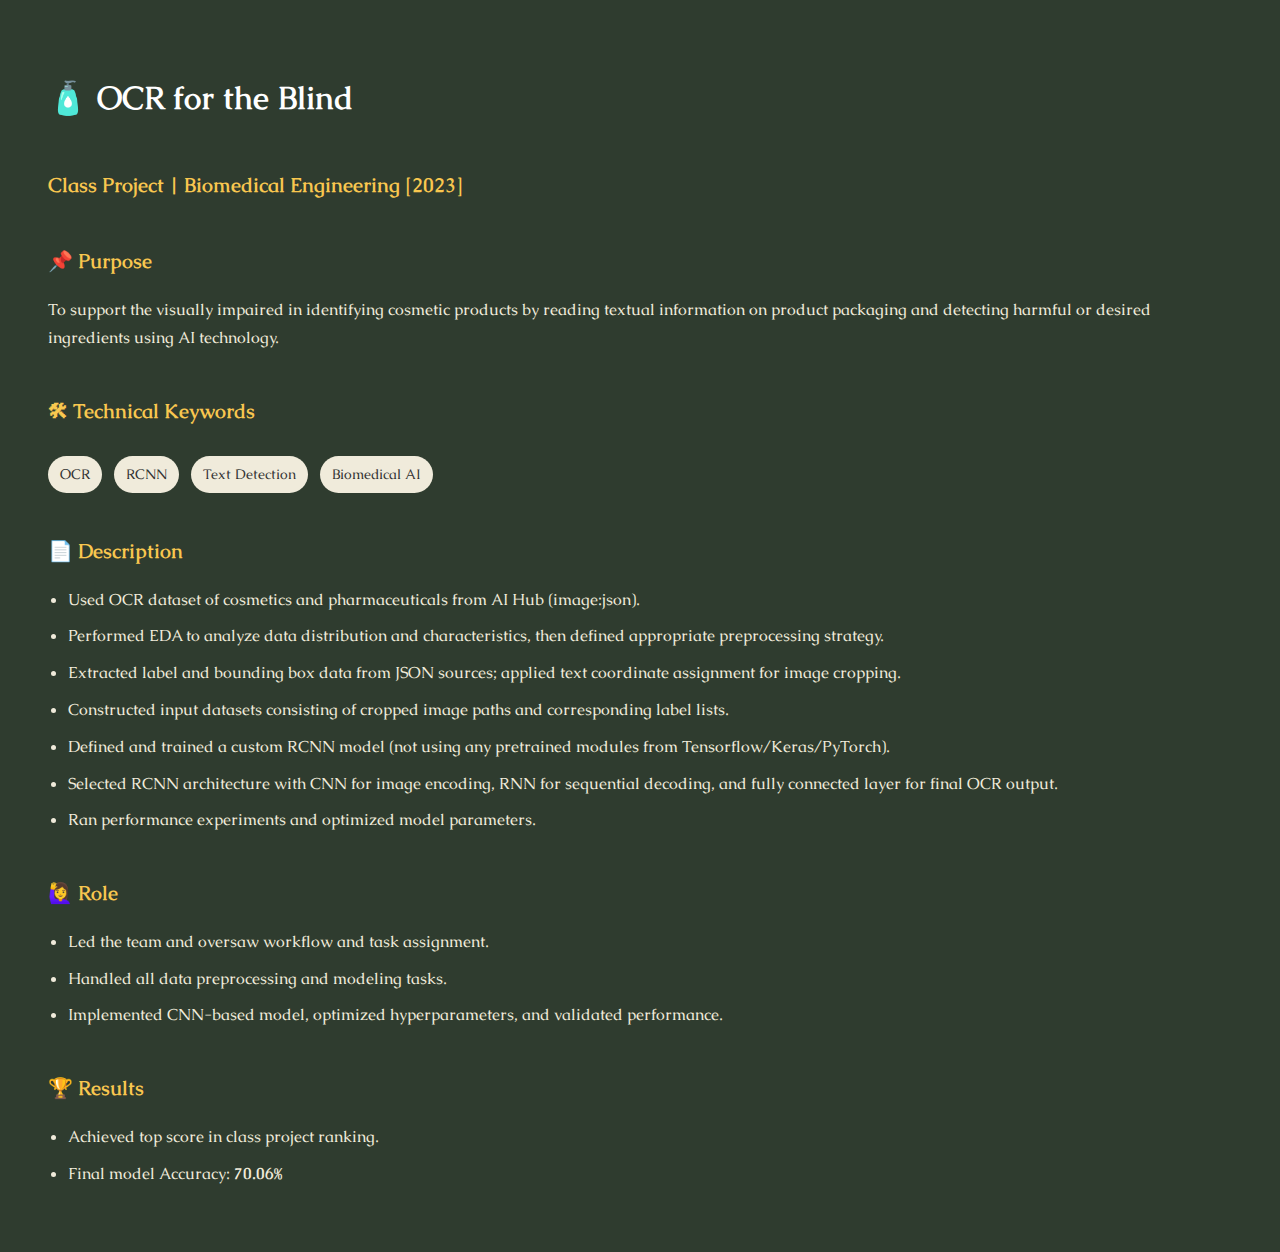
<file: projects/ocr-blind.html>
<!DOCTYPE html>
<html lang="en">
<head>
  <meta charset="UTF-8" />
  <meta name="viewport" content="width=device-width, initial-scale=1.0"/>
  <title>🧴 OCR for the Blind</title>
  <link href="https://fonts.googleapis.com/css2?family=Caudex&display=swap" rel="stylesheet">
  <style>
    body {
      background-color: #2f3c2f;
      color: #f0ebdb;
      font-family: 'Caudex', serif;
      padding: 40px;
      line-height: 1.8;
    }

    h1 {
      font-size: 32px;
      color: #ffffff;
    }

    h2 {
      font-size: 20px;
      color: #f9c74f;
      margin-top: 40px;
    }

    .highlight {
      color: #f9c74f;
      font-weight: bold;
    }

    .tag {
      background-color: #f0ebdb;
      color: #333;
      padding: 6px 12px;
      border-radius: 20px;
      margin-right: 8px;
      display: inline-block;
      margin-top: 10px;
      font-size: 14px;
    }

    ul {
      padding-left: 20px;
    }

    li {
      margin-bottom: 8px;
    }

    aside {
      background-color: #3e4d3e;
      padding: 15px 20px;
      border-left: 4px solid #f9c74f;
      margin-top: 20px;
      font-style: italic;
      color: #ffffff;
    }
  </style>
</head>
<body>
  <h1>🧴 OCR for the Blind</h1>
  <h2>Class Project | Biomedical Engineering [2023]</h2>

  <h2>📌 Purpose</h2>
  <p>
    To support the visually impaired in identifying cosmetic products by reading textual information on product packaging and detecting harmful or desired ingredients using AI technology.
  </p>

  <h2>🛠 Technical Keywords</h2>
  <span class="tag">OCR</span>
  <span class="tag">RCNN</span>
  <span class="tag">Text Detection</span>
  <span class="tag">Biomedical AI</span>

  <h2>📄 Description</h2>
  <ul>
    <li>Used OCR dataset of cosmetics and pharmaceuticals from AI Hub (image:json).</li>
    <li>Performed EDA to analyze data distribution and characteristics, then defined appropriate preprocessing strategy.</li>
    <li>Extracted label and bounding box data from JSON sources; applied text coordinate assignment for image cropping.</li>
    <li>Constructed input datasets consisting of cropped image paths and corresponding label lists.</li>
    <li>Defined and trained a custom RCNN model (not using any pretrained modules from Tensorflow/Keras/PyTorch).</li>
    <li>Selected RCNN architecture with CNN for image encoding, RNN for sequential decoding, and fully connected layer for final OCR output.</li>
    <li>Ran performance experiments and optimized model parameters.</li>
  </ul>

  <h2>🙋‍♀️ Role</h2>
  <ul>
    <li>Led the team and oversaw workflow and task assignment.</li>
    <li>Handled all data preprocessing and modeling tasks.</li>
    <li>Implemented CNN-based model, optimized hyperparameters, and validated performance.</li>
  </ul>

  <h2>🏆 Results</h2>
  <ul>
    <li>Achieved top score in class project ranking.</li>
    <li>Final model Accuracy: <strong>70.06%</strong></li>
  </ul>
</body>
</html>
</file>
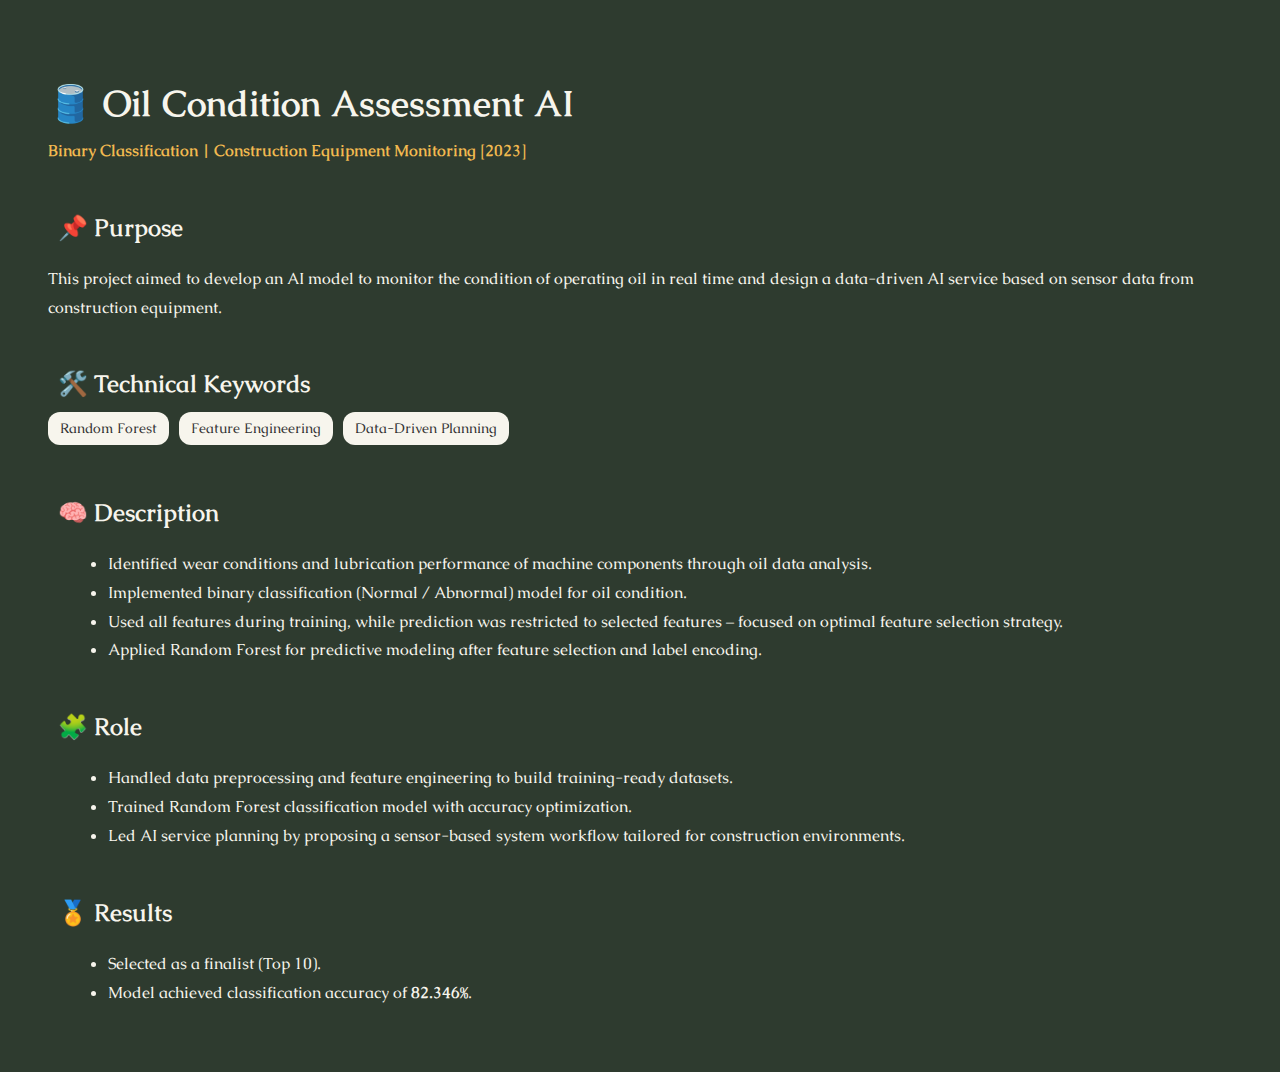
<file: projects/oil-condition.html>
<!DOCTYPE html>
<html lang="en">
<head>
  <meta charset="UTF-8" />
  <meta name="viewport" content="width=device-width, initial-scale=1.0"/>
  <title>🛢️ Oil Condition Assessment AI</title>
  <link href="https://fonts.googleapis.com/css2?family=Caudex&display=swap" rel="stylesheet"/>
  <style>
    body {
      font-family: 'Caudex', serif;
      background-color: #2e3b2f;
      color: #f7f5ed;
      padding: 40px;
      line-height: 1.8;
    }
    h1 {
      font-size: 36px;
      margin-bottom: 0;
    }
    .subtitle {
      color: #f1b94f;
      font-weight: bold;
      margin-bottom: 20px;
    }
    h2 {
      margin-top: 40px;
    }
    .tag {
      display: inline-block;
      background-color: #f7f5ed;
      color: #333;
      padding: 4px 12px;
      margin: 6px 6px 6px 0;
      border-radius: 12px;
      font-size: 14px;
    }
    ul {
      margin-left: 20px;
    }
    .emoji-title {
      display: flex;
      align-items: center;
      margin-top: 40px;
    }
    .emoji-title h2 {
      margin: 0 0 0 10px;
    }
  </style>
</head>
<body>
  <h1>🛢️ Oil Condition Assessment AI</h1>
  <div class="subtitle">Binary Classification | Construction Equipment Monitoring [2023]</div>

  <div class="emoji-title">
    <h2>📌 Purpose</h2>
  </div>
  <p>
    This project aimed to develop an AI model to monitor the condition of operating oil in real time and design a data-driven AI service based on sensor data from construction equipment.
  </p>

  <div class="emoji-title">
    <h2>🛠️ Technical Keywords</h2>
  </div>
  <div class="tags">
    <span class="tag">Random Forest</span>
    <span class="tag">Feature Engineering</span>
    <span class="tag">Data-Driven Planning</span>
  </div>

  <div class="emoji-title">
    <h2>🧠 Description</h2>
  </div>
  <ul>
    <li>Identified wear conditions and lubrication performance of machine components through oil data analysis.</li>
    <li>Implemented binary classification (Normal / Abnormal) model for oil condition.</li>
    <li>Used all features during training, while prediction was restricted to selected features – focused on optimal feature selection strategy.</li>
    <li>Applied Random Forest for predictive modeling after feature selection and label encoding.</li>
  </ul>

  <div class="emoji-title">
    <h2>🧩 Role</h2>
  </div>
  <ul>
    <li>Handled data preprocessing and feature engineering to build training-ready datasets.</li>
    <li>Trained Random Forest classification model with accuracy optimization.</li>
    <li>Led AI service planning by proposing a sensor-based system workflow tailored for construction environments.</li>
  </ul>

  <div class="emoji-title">
    <h2>🏅 Results</h2>
  </div>
  <ul>
    <li>Selected as a finalist (Top 10).</li>
    <li>Model achieved classification accuracy of <strong>82.346%</strong>.</li>
  </ul>
</body>
</html>
</file>
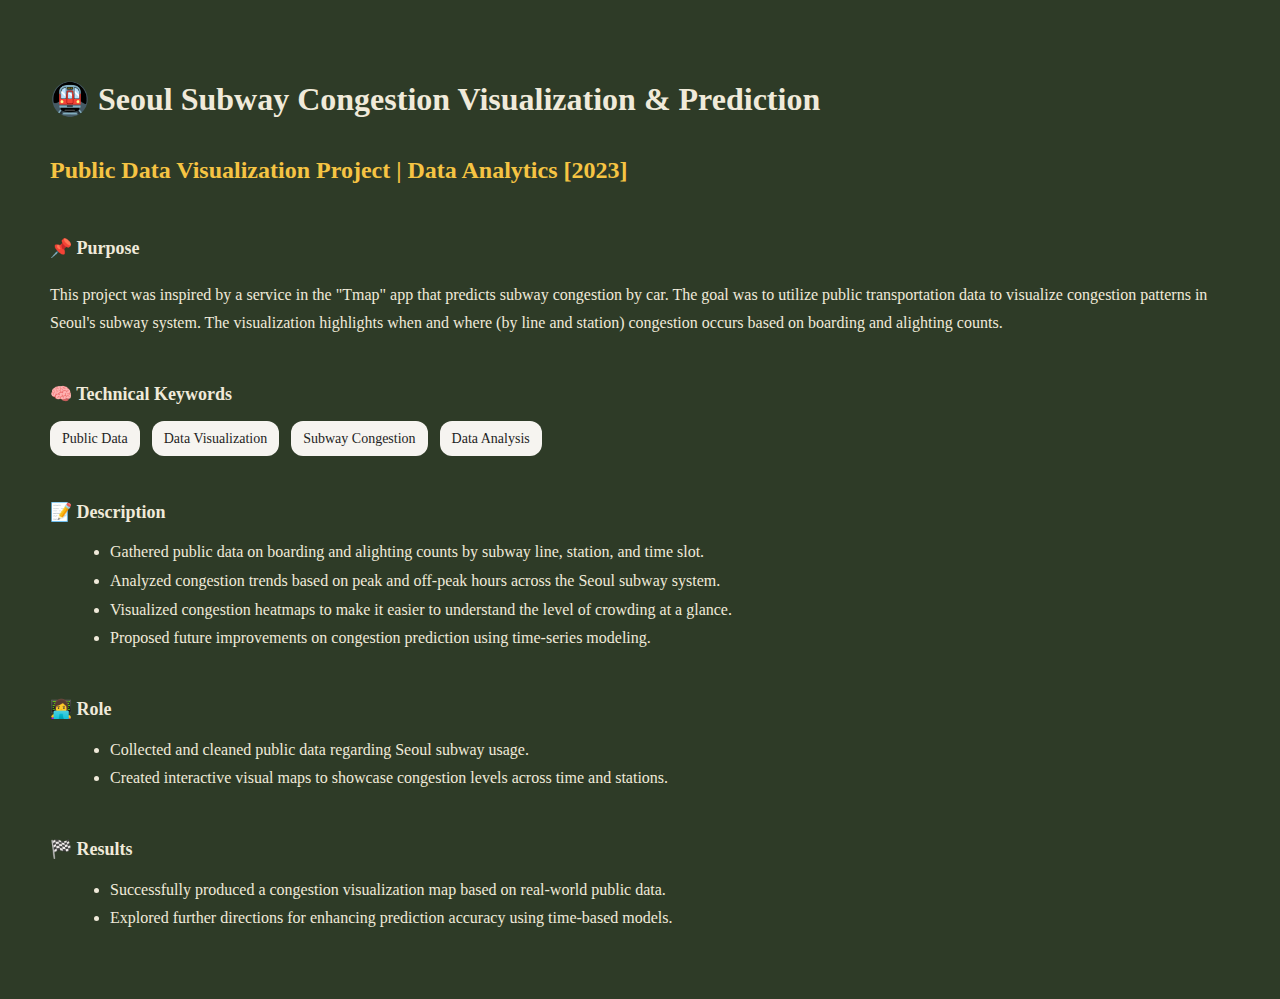
<file: projects/seoul-subway.html>
<!DOCTYPE html>
<html lang="en">
<head>
  <meta charset="UTF-8" />
  <meta name="viewport" content="width=device-width, initial-scale=1.0"/>
  <title>🚇 Seoul Subway Congestion Visualization</title>
  <link rel="stylesheet" href="../styles.css" />
  <style>
    body {
      font-family: "Caudex", serif;
      background-color: #2e3b27;
      color: #f0eada;
      padding: 50px;
      line-height: 1.8;
    }
    h1 {
      font-size: 32px;
      margin-bottom: 0;
    }
    h2 {
      color: #f6c443;
      margin-bottom: 5px;
    }
    .label {
      font-weight: bold;
      font-size: 18px;
      margin-top: 40px;
      display: flex;
      align-items: center;
      gap: 10px;
    }
    .tag-container {
      margin-top: 10px;
    }
    .tag {
      background-color: #f6f4f0;
      color: #1e1e1e;
      border-radius: 12px;
      padding: 5px 12px;
      font-size: 14px;
      margin-right: 8px;
      display: inline-block;
    }
    ul {
      margin-left: 20px;
      margin-top: 10px;
    }
  </style>
</head>
<body>
  <h1>🚇 Seoul Subway Congestion Visualization & Prediction</h1>
  <h2>Public Data Visualization Project | Data Analytics [2023]</h2>

  <div class="label">📌 Purpose</div>
  <p>
    This project was inspired by a service in the "Tmap" app that predicts subway congestion by car. 
    The goal was to utilize public transportation data to visualize congestion patterns in Seoul's subway system. 
    The visualization highlights when and where (by line and station) congestion occurs based on boarding and alighting counts.
  </p>

  <div class="label">🧠 Technical Keywords</div>
  <div class="tag-container">
    <span class="tag">Public Data</span>
    <span class="tag">Data Visualization</span>
    <span class="tag">Subway Congestion</span>
    <span class="tag">Data Analysis</span>
  </div>

  <div class="label">📝 Description</div>
  <ul>
    <li>Gathered public data on boarding and alighting counts by subway line, station, and time slot.</li>
    <li>Analyzed congestion trends based on peak and off-peak hours across the Seoul subway system.</li>
    <li>Visualized congestion heatmaps to make it easier to understand the level of crowding at a glance.</li>
    <li>Proposed future improvements on congestion prediction using time-series modeling.</li>
  </ul>

  <div class="label">👩‍💻 Role</div>
  <ul>
    <li>Collected and cleaned public data regarding Seoul subway usage.</li>
    <li>Created interactive visual maps to showcase congestion levels across time and stations.</li>
  </ul>

  <div class="label">🏁 Results</div>
  <ul>
    <li>Successfully produced a congestion visualization map based on real-world public data.</li>
    <li>Explored further directions for enhancing prediction accuracy using time-based models.</li>
  </ul>
</body>
</html>
</file>
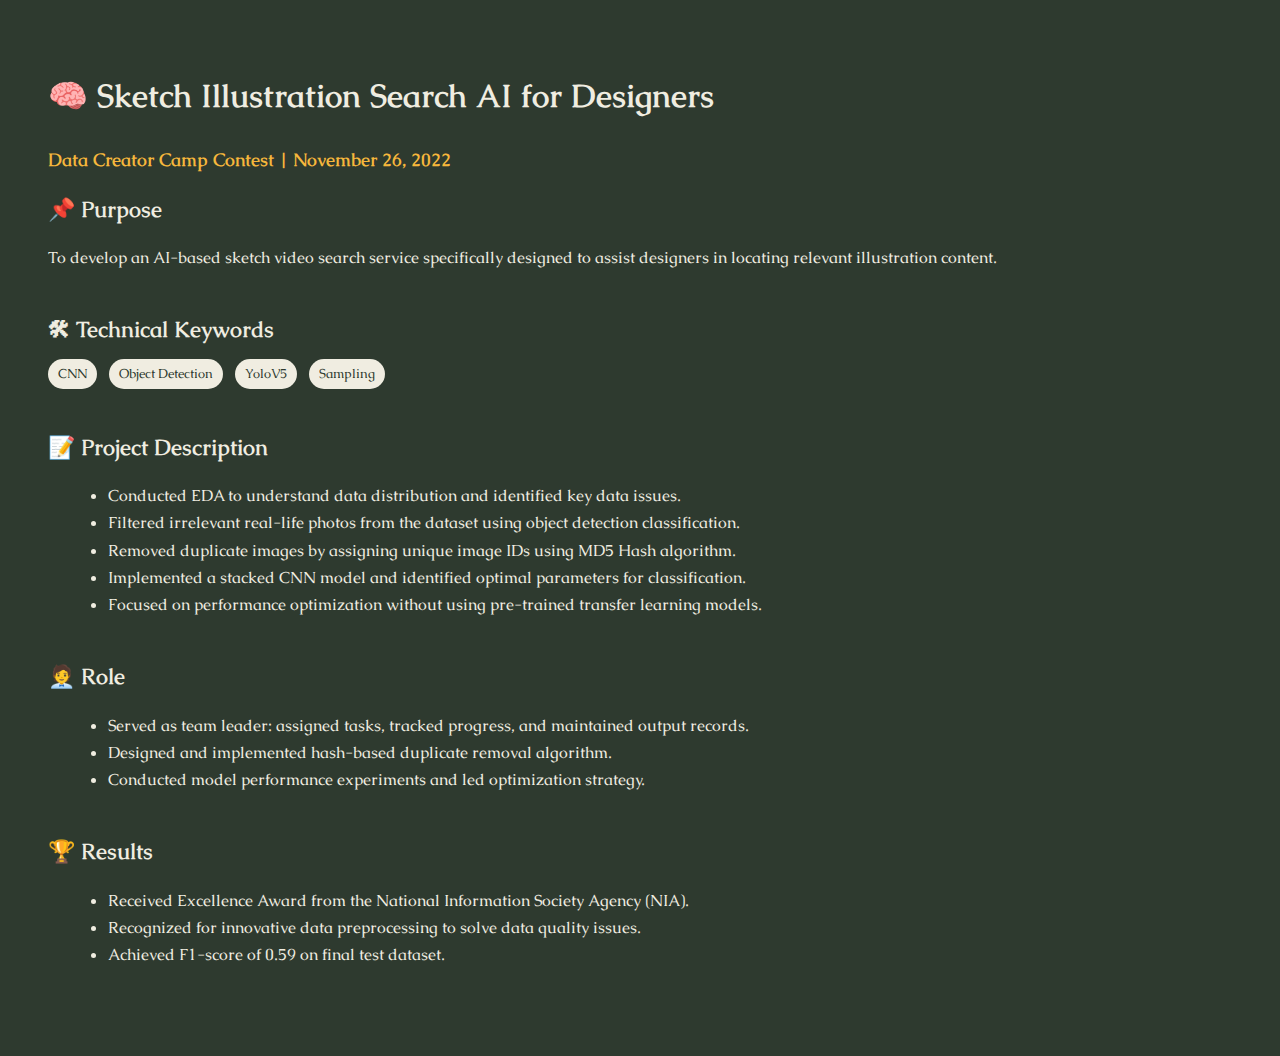
<file: projects/sketch-search.html>
<!DOCTYPE html>
<html lang="en">
<head>
  <meta charset="UTF-8" />
  <meta name="viewport" content="width=device-width, initial-scale=1.0"/>
  <title>Sketch Illustration Search AI</title>
  <link href="https://fonts.googleapis.com/css2?family=Caudex&display=swap" rel="stylesheet">
  <style>
    body {
      font-family: 'Caudex', serif;
      background-color: #2e3a2f;
      color: #f0ede1;
      padding: 40px;
      line-height: 1.7;
    }

    h1 {
      font-size: 32px;
    }

    h2 {
      font-size: 18px;
      color: #f6b73c;
      margin-top: 10px;
    }

    section {
      margin-bottom: 40px;
    }

    .section-title {
      display: flex;
      align-items: center;
      font-size: 22px;
      font-weight: bold;
      margin-bottom: 10px;
    }

    .section-title span {
      margin-left: 8px;
    }

    .tag-container {
      margin-top: 8px;
    }

    .tag {
      background-color: #f0ede1;
      color: #2e3a2f;
      border-radius: 15px;
      padding: 4px 10px;
      font-size: 13px;
      margin-right: 8px;
      display: inline-block;
    }

    ul {
      margin-left: 20px;
    }
  </style>
</head>
<body>

  <h1>🧠 Sketch Illustration Search AI for Designers</h1>
  <h2>Data Creator Camp Contest | November 26, 2022</h2>

  <section>
    <div class="section-title">📌 Purpose</div>
    <p>To develop an AI-based sketch video search service specifically designed to assist designers in locating relevant illustration content.</p>
  </section>

  <section>
    <div class="section-title">🛠 Technical Keywords</div>
    <div class="tag-container">
      <span class="tag">CNN</span>
      <span class="tag">Object Detection</span>
      <span class="tag">YoloV5</span>
      <span class="tag">Sampling</span>
    </div>
  </section>

  <section>
    <div class="section-title">📝 Project Description</div>
    <ul>
      <li>Conducted EDA to understand data distribution and identified key data issues.</li>
      <li>Filtered irrelevant real-life photos from the dataset using object detection classification.</li>
      <li>Removed duplicate images by assigning unique image IDs using MD5 Hash algorithm.</li>
      <li>Implemented a stacked CNN model and identified optimal parameters for classification.</li>
      <li>Focused on performance optimization without using pre-trained transfer learning models.</li>
    </ul>
  </section>

  <section>
    <div class="section-title">🧑‍💼 Role</div>
    <ul>
      <li>Served as team leader: assigned tasks, tracked progress, and maintained output records.</li>
      <li>Designed and implemented hash-based duplicate removal algorithm.</li>
      <li>Conducted model performance experiments and led optimization strategy.</li>
    </ul>
  </section>

  <section>
    <div class="section-title">🏆 Results</div>
    <ul>
      <li>Received Excellence Award from the National Information Society Agency (NIA).</li>
      <li>Recognized for innovative data preprocessing to solve data quality issues.</li>
      <li>Achieved F1-score of 0.59 on final test dataset.</li>
    </ul>
  </section>

</body>
</html>
</file>
<file: styles.css>
/* 전체 스타일 */
body {
    margin: 0;
    padding: 0;
    font-family: 'Poppins', sans-serif;
    background-color: #344c36;
    color: #f7efe2;
    scroll-behavior: smooth;
}

/* 네비게이션 바 */
header {
    display: flex;
    justify-content: space-between;
    align-items: center;
    padding: 20px 50px;
    background-color: #344c36;
    position: fixed;
    width: 100%;
    top: 0;
    z-index: 1000;
}

.logo {
    font-family: 'Shrikhand', cursive;
    color: #fff;
    font-size: 24px;
}

nav ul {
    list-style: none;
    display: flex;
    gap: 20px;
}

nav a {
    text-decoration: none;
    color: #fff;
    font-size: 18px;
}

.cta-button {
    background-color: #feae17;
    padding: 10px 20px;
    border-radius: 5px;
    color: #fff;
    text-decoration: none;
    margin-right: 80px;
    font-family: 'Shrikhand', cursive;

}

/* 히어로 섹션 (PORTFOLIO) */
.hero {
    position: relative;
    height: 100vh;
    display: flex;
    align-items: center;
    justify-content: center;
    flex-direction: column;
    text-align: center;
    z-index: 2;
}

.hero-text {
    max-width: 600px; /* 문단이 너무 넓어지지 않도록 최대 너비 설정 */
    text-align: left; /* 왼쪽 정렬 */
    margin-left: 20px; /* 필요하면 위치 조정 가능 */
    margin-top: 300px;
}


/* `.intro`는 실제 문단 스타일 */
.intro {
    font-size: 18px;
    line-height: 1.8;
    color: #ece1cf;
    left: 50%;
    margin-bottom: 70px;
    max-width: 10000px; /* 가독성을 위해 문단의 최대 너비 설정 */
}

  
/* 강조용 스타일 */
.highlight {
    color: #feae17; /* 🛠 노란색 적용 */
    font-weight: bold;
}
  
/* 배경 오버레이 */
.background-overlay {
    position: absolute;
    width: 100%;
    height: 100%;
    background-color: #344c36;
    top: 0;
    left: 0;
    z-index: -2;
}

/* 메인 포트폴리오 텍스트 */
.portfolio-title {
    font-size: 90px;
    font-family: 'Shrikhand', serif;
    font-weight: lighter;
    letter-spacing: 2px;
    position: absolute;
    top: 16%;
    left: 50%;
    transform: translateX(-50%);
    z-index: 3;
}

/* 배경 TFOLIO 텍스트 */
.portfolio-background-text {
    font-size: 100px;
    font-family: 'Shrikhand', serif;
    color: transparent;
    -webkit-text-stroke: 2px #feae17;
    text-transform: uppercase;
    position: absolute;
    top: 29%;
    right: 42%;
    z-index: 1;
    line-height: 1.0; 
}

/* 사진 및 텍스트 배치 */
.hero-layout {
    display: flex;
    align-items: center;
    justify-content: center;
    margin-top: 60px;
}

.hero-image-container {
    position: relative;
    width: 460px;
    height: 400px;
    margin-right: 1px;
    margin-left: 150px; /* 왼쪽 여백 추가하여 오른쪽으로 이동 */
    z-index: 2;
}

.orange-overlay {
    position: absolute;
    width: 90%;
    height: 100%;
    background: #feae17;
    z-index: 1;
    left: -55px;
    top: -15px;
}

.hero-image {
    position: relative;
    z-index: 3;
    width: 95%;
    height: 100%;
    object-fit: cover;
    filter: grayscale(20%); 
    left: -55px;
    top: 0px;
}

.info-box {
    background-color: #344c36; /* 🛠 반투명한 네모 박스 */
    padding: 10px 15px; /* 🛠 네모 박스 안 여백 */
    border-radius: 2px; /* 🛠 네모 박스 모서리 둥글게 */
    color: #ecddc6; /* 🛠 텍스트 색상 */
    font-size: 13px; /* 🛠 텍스트 크기 */
    font-family: 'Poppins', sans-serif; /* 🛠 폰트 적용 */
    position: absolute;
    top: 40%; /* 🛠 TFOLIO 글자 위로 배치 */
    margin-left: 370px; /* 🛠 화면 오른쪽으로 정렬 */
    z-index: 3; /* 🛠 TFOLIO 텍스트보다 위에 위치 */
}

.info-link {
    color: inherit; /* 🛠 부모 요소의 기본 텍스트 색상과 동일하게 설정 */
    text-decoration: none; /* 🛠 밑줄 제거 */
    font-weight: normal; /* 🛠 기본 글씨 두께로 설정 */
    cursor: pointer; /* 🛠 마우스를 올렸을 때 클릭 가능한 손가락 모양 유지 */
}


/* 스크롤 버튼 */
.scroll-btn {
    position: absolute;
    bottom: -40px;
    display: flex;
    align-items: center;
    justify-content: center;
    background-color: #feae17;
    padding: 15px;
    width: 100px;
    height: 100px;
    border-radius: 50%;
    color: #ece1cf;
    text-decoration: none;
    font-weight: bold;
    z-index: 3;
}

/* 중간 검은색 배경 */
.transition-section {
    height: 100px;
    background-color: #000;
    position: absolute;
    top: 95%;
    z-index: 2;
}

/* 소개 섹션 */
.about {
    height: 100vh;
    background: #ece1cf;
    text-align: center;
    display: flex;
    flex-direction: column;
    align-items: center;
    justify-content: center;
    padding: 50px;
    color: #333;
}

.about h2 {
    font-size: 50px;
    font-family: 'Shrikhand', serif;
    font-weight: lighter;
}

.linkedin-btn {
    display: inline-block;
    margin-top: 20px;
    padding: 10px 20px;
    background: #feae17;
    color: #333;
    text-decoration: none;
    border-radius: 5px;
}

.about {
    position: relative; /* 🛠 Contact 창이 두 번째 섹션을 기준으로 배치되도록 설정 */
    padding: 80px 50px;
    display: flex;
    align-items: center;
    justify-content: center;
}


.about-content {
    max-width: 610px;
    margin-right: 600px;
    margin-top: 550px;
    text-align: left;
    font-size: large;
}


/* 🛠 Contact 박스를 감싸는 컨테이너 */
.contact-container {
    position: relative; /* 🛠 Contact 박스 위치 기준을 설정 (absolute 아님) */
    display: flex;
    flex-direction: column;
    align-items: center;
    top: -250px;
    right: -420px;
}

/* 🛠 Contact 박스 위에 배치할 요소 (이름, 국적 등) */
.contact-badges {
    position: relative;
    display: flex;
    gap: 15px;
    z-index: 10;
    top: 300px; /* 🛠 Contact 박스 위에 배치 */
    left: -15%;
    width: 100%;
}

.badge {
    position: absolute;
    background-color: #feae17; /* 🛠 노란색 배경 */
    color: #000;
    padding: 15px 25px;
    border-radius: 28px;
    font-size: 16px;
    font-weight: lighter;
    z-index: 10;
    top: -250px; /* 🛠 Contact 박스 위에 배치 */
    left: 345px;
    white-space: nowrap;
}
.badge2 {
    position: absolute;
    background-color: #feae17; /* 🛠 노란색 배경 */
    color: #000;
    padding: 15px 25px;
    border-radius: 28px;
    font-size: 16px;
    font-weight: lighter;
    z-index: 10;
    top: -5px; /* 🛠 Contact 박스 위에 배치 */
    left: 4%;
}


/* 🛠 Contact 박스 */
.contact-box {
    position: relative;
    width: 380px; /* 🛠 박스 크기 */
    border-radius: 10px;
    text-align: center;
    z-index: 5;
    display: flex;
    flex-direction: column;
    align-items: center;
    overflow: hidden; /* 🛠 내부 요소가 박스를 벗어나지 않도록 설정 */
}

/* 🛠 Contact 박스 상단 (녹색 배경) */
.contact-header {
    background-color: #344c36; /* 🛠 녹색 배경 */
    padding: 20px;
    display: flex;
    justify-content: center;
    align-items: center;
    width: 100%; /* 🛠 Contact 박스에 맞춤 */
    height: 390px; /* 🛠 적절한 높이 설정 */
    overflow: visible;
}

/* 🛠 Contact 박스 안의 프로필 이미지 */
.contact-img {
    width: 330px; /* 🛠 프로필 사진 크기 조정 */
    height: 436px;
    object-fit: cover;
    border-radius: 1%; /* 🛠 원형 이미지 */
    
    position: absolute;
    top: 250px; /* 🛠 Contact-header 박스보다 조금 튀어나오게 설정 */
    left: 50%;
    transform: translate(-50%, -50%); /* 🛠 정 중앙 정렬 */
}

/* 🛠 Contact 박스 하단 (검정색 배경) */
.contact-content {
    background-color: #000; /* 🛠 검정색 배경 */
    width: 100%;
    padding: 55px;
    color: #fff;
    font-family: "Caudex", serif;
    height: 20%;
}

/* 🛠 Contact 텍스트 스타일 */
.contact-text {
    font-size: 22px;
    font-family: "Caudex", serif;
    font-weight: 700;
    margin: 0;
}

/* 🛠 Skills 섹션 */
.skills {
    position: relative; /* 🛠 `.resume-background-text`가 섹션 내부에 위치하도록 설정 */
    background-color: #344c36; /* 🛠 세 번째 페이지 배경색 */
    padding: 100px 50px;
    color: #fff;
    text-align: center;
    display: flex;
}

/* 🛠 배경 텍스트 스타일 */
.resume-background-text {
    font-size: 88px;
    font-family: 'Shrikhand', serif;
    color: transparent;
    -webkit-text-stroke: 2px #feae17;
    text-transform: uppercase;
    position: absolute;
    top: -27%; /* 🛠 Skills 섹션 내에서 위치 조정 */
    left: 73%;
    transform: translateX(-50%); /* 🛠 가로 중앙 정렬 */
    z-index: 1;
    line-height: 1.0;
    opacity: 0.4; /* 🛠 흐리게 표시하여 배경처럼 보이게 설정 */
}

.skills-content h2 {
    font-family: 'Shrikhand', serif;
    font-size: 45px;
    font-weight: 400;
}

/* 🛠 Education 섹션 (왼쪽 - 주황색 배경) */
.education-section {
    width: 40%;
    padding: 30px;
    border-radius: 10px;
    color: #feae17;
    text-align: left;
    margin-top: -90px;
}

.education-title{
    font-size: 48px;
    font-weight:400;
    font-style: italic; /* 🛠 기울임 적용 */
    font-family: "Shrikhand", serif; /* 🛠 원하는 폰트 적용 */

}
.education-list {
    list-style: none;
    padding: 0;
}

.education-list li {
    font-size: 16px;
    margin-bottom: 15px;
    line-height: 2;
}

/* 🛠 연도(year) 스타일 */
.education-list .year {
    font-family: "Shrikhand", sans-serif; /* 🛠 Poppins 폰트 적용 */
    font-size: 27px; /* 🛠 글씨 크기 */
    font-weight: lighter; /* 🛠 굵게 */
    color: white; /* 🛠 흰색 */
    font-style: normal; /* 🛠 기울임 적용 */
    margin-right: 10px; /* 🛠 오른쪽 여백 추가 */
}

/* 🛠 학교 이름(school) 스타일 */
.education-list .school {
    font-family: "Caudex", serif; /* 🛠 Caudex 폰트 적용 */
    font-size: 20px; /* 🛠 글씨 크기 */
    font-weight: bold; /* 🛠 굵게 */
    color: white; /* 🛠 주황색 */
    display: block; /* 🛠 줄바꿈 효과 */
    margin-top: 3px; /* 🛠 연도(year)와 간격 추가 */
}

/* 🛠 전공(major) 스타일 */
.education-list .major {
    font-family: "Caudex", serif; /* 🛠 Caudex 폰트 적용 */
    font-size: 16px; /* 🛠 글씨 크기 */
    color: #ccc; /* 🛠 밝은 회색 */
    display: block; /* 🛠 줄바꿈 효과 */
    margin-top: 3px; /* 🛠 학교 이름(school)과 간격 추가 */
}




/* 🛠 Technical Skills 섹션 (오른쪽 - 보라색 강조) */
.technical-skills {
    width: 50%;
    padding: 30px;
    border-radius: 10px;
    text-align: left;
    margin-top: 60px;
}

.section-title {
    font-size: 48px;
    font-weight:400;
    font-family: "Shrikhand", serif; /* 🛠 원하는 폰트 적용 */
    color: #feae17;
    font-style: italic; /* 🛠 기울임 적용 */
}

/* 🛠 Skill 카테고리 제목 */
.skills-category h3 {
    font-size: 18px;
    margin-top: 20px;
    color: white;
}

/* 🛠 기술 아이콘 스타일 */
.skill-icons {
    display: flex;
    flex-wrap: wrap;
    gap: 10px;
    margin-top: 10px;
}

.icon {
    background-color: #222;
    padding: 10px 15px;
    border-radius: 5px;
    color: white;
    font-size: 14px;
}

/* 🛠 Additional Skills 버튼 스타일 */
.additional-skills {
    display: flex;
    flex-wrap: wrap;
    gap: 10px;
    margin-top: 20px;
}

.skill-btn {
    background-color: #222;
    color: white;
    padding: 10px 15px;
    border: none;
    border-radius: 5px;
    font-size: 14px;
    cursor: pointer;
}

.skill-btn:hover {
    background-color: #feae17;
    color: black;
}

/* 🛠 Experience 섹션 전체 스타일 */
.experience-section {
    background-color: #feae17; /* 🛠 노란색 배경 */
    padding: 40px;
    border-radius: 20px;
    color: black;
    line-height: 1.9; /* 🛠 줄 간격 조정 (사진처럼) */
    margin-top: -550px; /* 🛠 Education과 자연스럽게 연결 */
    margin-left: 75px;
    position: relative;
    left: 0; /* 🛠 화면의 가장 왼쪽에 배치 */
    width: 25%; /* 🛠 화면의 절반 크기로 설정 */
}
.experience-header {
    display: flex;
    align-items: center;
    gap: 17px; /* 🛠 year, position, toggle-btn 사이 간격 넓힘 */
}

/* 🛠 Experience 제목 스타일 */
.experience-title {
    font-size: 28px;
    font-family: "Shrikhand", serif;
    font-weight: lighter;
    color: black;
    margin-top: 0px; /* 🛠 제목 위쪽 여백 제거 */
}

/* 🛠 Experience 리스트 스타일 */
.experience-container {
    display: flex;
    flex-direction: column;
    gap: 15px;
    line-height: 3; /* 🛠 줄 간격 조정 (사진처럼) */
    padding-top: 10px; /* 🛠 기존보다 여백 줄이기 */
}

/* 🛠 개별 Experience 아이템 */
.experience-item {
    display: flex;
    align-items: flex-start;
    gap: 15px;
    position: relative; 
    flex-direction: column; /* 🛠 요소들을 세로로 배치 */
    width: 100%;
}

/* 🛠 연도 스타일 */
.experience-item .year {
    font-weight: lighter;
    font-size: 20px;
    font-family: "Shrikhand", serif;
}

/* 🛠 포지션 스타일 */
.experience-item .position {
    font-weight: lighter;
    font-size: 17px;
    color: black;
    display: block;
    line-height: 1.5; /* 🛠 줄 간격 조정 (사진처럼) */
    font-family: "Shrikhand", serif;
    position: relative; /* 🛠 Experience 박스 내부에서 위치 고정 */
}


/* 🛠 Experience 태그 스타일 */
.experience-tags {
    display: flex;
    gap: 10px;
    margin-top: 45px;
    margin-left: -12px;
}

.tag {
    background-color: black;
    color: white;
    padding: 5px 10px;
    border-radius: 20px;
    font-size: 11px;
    white-space: nowrap;
}

/* 🛠 숨겨진 설명 스타일 */
.description {
    display: none; /* 🛠 기본적으로 숨김 */
    background-color: #ece1cf; /* 🛠 흰색 배경 */
    color: #000000; /* 🛠 글자 색 */
    padding: 10px;
    border-radius: 5px;
    font-size: smaller;
    height: auto;
    margin-top: 5px;
    width: 100%; /* 🛠 Experience 박스 안에 꽉 차게 */
    position: relative; 
    transition: all 0.3s ease-in-out;
    line-height: 1.7; /* 🛠 줄 간격 조정 (사진처럼) */
    text-align: left; /* 🛠 왼쪽 정렬 */

}

/* 🛠 토글 버튼 스타일 */
.toggle-btn {
    background-color: #344c36; /* 🛠 초록색 */
    color: white;
    border: none;
    padding: 6px 8px;
    border-radius: 5px;
    cursor: pointer;
    margin-left: 10px;
    font-size: 13px;
    align-self: flex-start; /* 🛠 왼쪽 정렬 */

    font-family: "poppins", serif; /* 🛠 Caudex 폰트 적용 */

}
.toggle-btn:hover {
    background-color: #2a3c2a;
}

/* 🛠 리스트 스타일 */
.description ul {
    padding-left: 20px; /* 🛠 리스트 들여쓰기 */
    margin: 0;
}

.description li {
    margin-bottom: 10px; /* 🛠 리스트 아이템 간격 조정 */
    font-size: 14px; /* 🛠 글자 크기 조정 */
    font-weight: normal;
}


.activities-section {
    padding: 80px 0;
    left: 100px;
    background-color: #2d3e2e;
    overflow-x: hidden;
  }
  
  .activities-title {
    font-size: 48px;
    color: #feae17;
    font-family: "Shrikhand", cursive;
    font-weight:400;
    font-style: italic; /* 🛠 기울임 적용 */
    margin-left: 80px;
  }
  
  
  .album-carousel {
    display: flex;
    gap: 30px;
    overflow-x: auto;
    padding: 20px 0;
    margin-left: 5%;
  }

  .activity-card {
    width: 250px;
    flex-shrink: 0;
    text-align: center;
    font-family: "Caudex", serif;
  }
  
  .activity-card img {
    width: 100%;
    height: auto;
    border-radius: 15px;
    display: block;
    transition: transform 0.3s ease;
  }
  
  .activity-card img:hover {
    transform: scale(1.05);
  }
  
  .activity-title {
    margin-top: 12px;
    font-size: 18px;
    font-weight: bold;
    color: #f5f0e1;
  }
  

  .projects-section {
    margin-top: 100px;
    padding: 40px;
  }
  
  .projects-title {
    font-family: "Shrikhand", serif;
    font-size: 48px;
    color: #feae17;
    margin-bottom: 40px;
  }
  
  .projects-grid {
    display: flex;
    flex-wrap: wrap;
    gap: 30px;
    justify-content: center;
  }
  
  .project-card {
    width: 280px;
    background-color: #ece1cf;
    border-radius: 15px;
    overflow: hidden;
    text-align: center;
    padding-bottom: 10px;
    box-shadow: 0 5px 10px rgba(0,0,0,0.1);
  }
  
  .project-card img {
    width: 100%;
    height: 280px;
    object-fit: cover;
  }
  
  .project-card h3 {
    font-family: "Caudex", serif;
    font-size: 18px;
    margin: 10px 0 5px;
  }
  
  .project-sub {
    font-size: 14px;
    font-family: "Caudex", serif;
    color: #444;
  }
  
  .tags {
    display: flex;
    flex-wrap: wrap;
    justify-content: center;
    gap: 6px;
    margin-top: 8px;
  }
  
  .tag {
    font-family: "Caudex", serif;
    font-size: 12px;
    padding: 4px 10px;
    border-radius: 10px;
    background-color: #ddd;
    color: #333;
  }
  
  .tag.green { background-color: #d4eac7; }
  .tag.pink { background-color: #e8c4d8; }
  .tag.beige { background-color: #f0e0cb; }
  .tag.blue { background-color: #c7d7f3; }
  .tag.red { background-color: #f5d1cc; }
  .tag.yellow { background-color: #ede2a6; }
  .tag.brown { background-color: #dbc2a2; }
</file>
